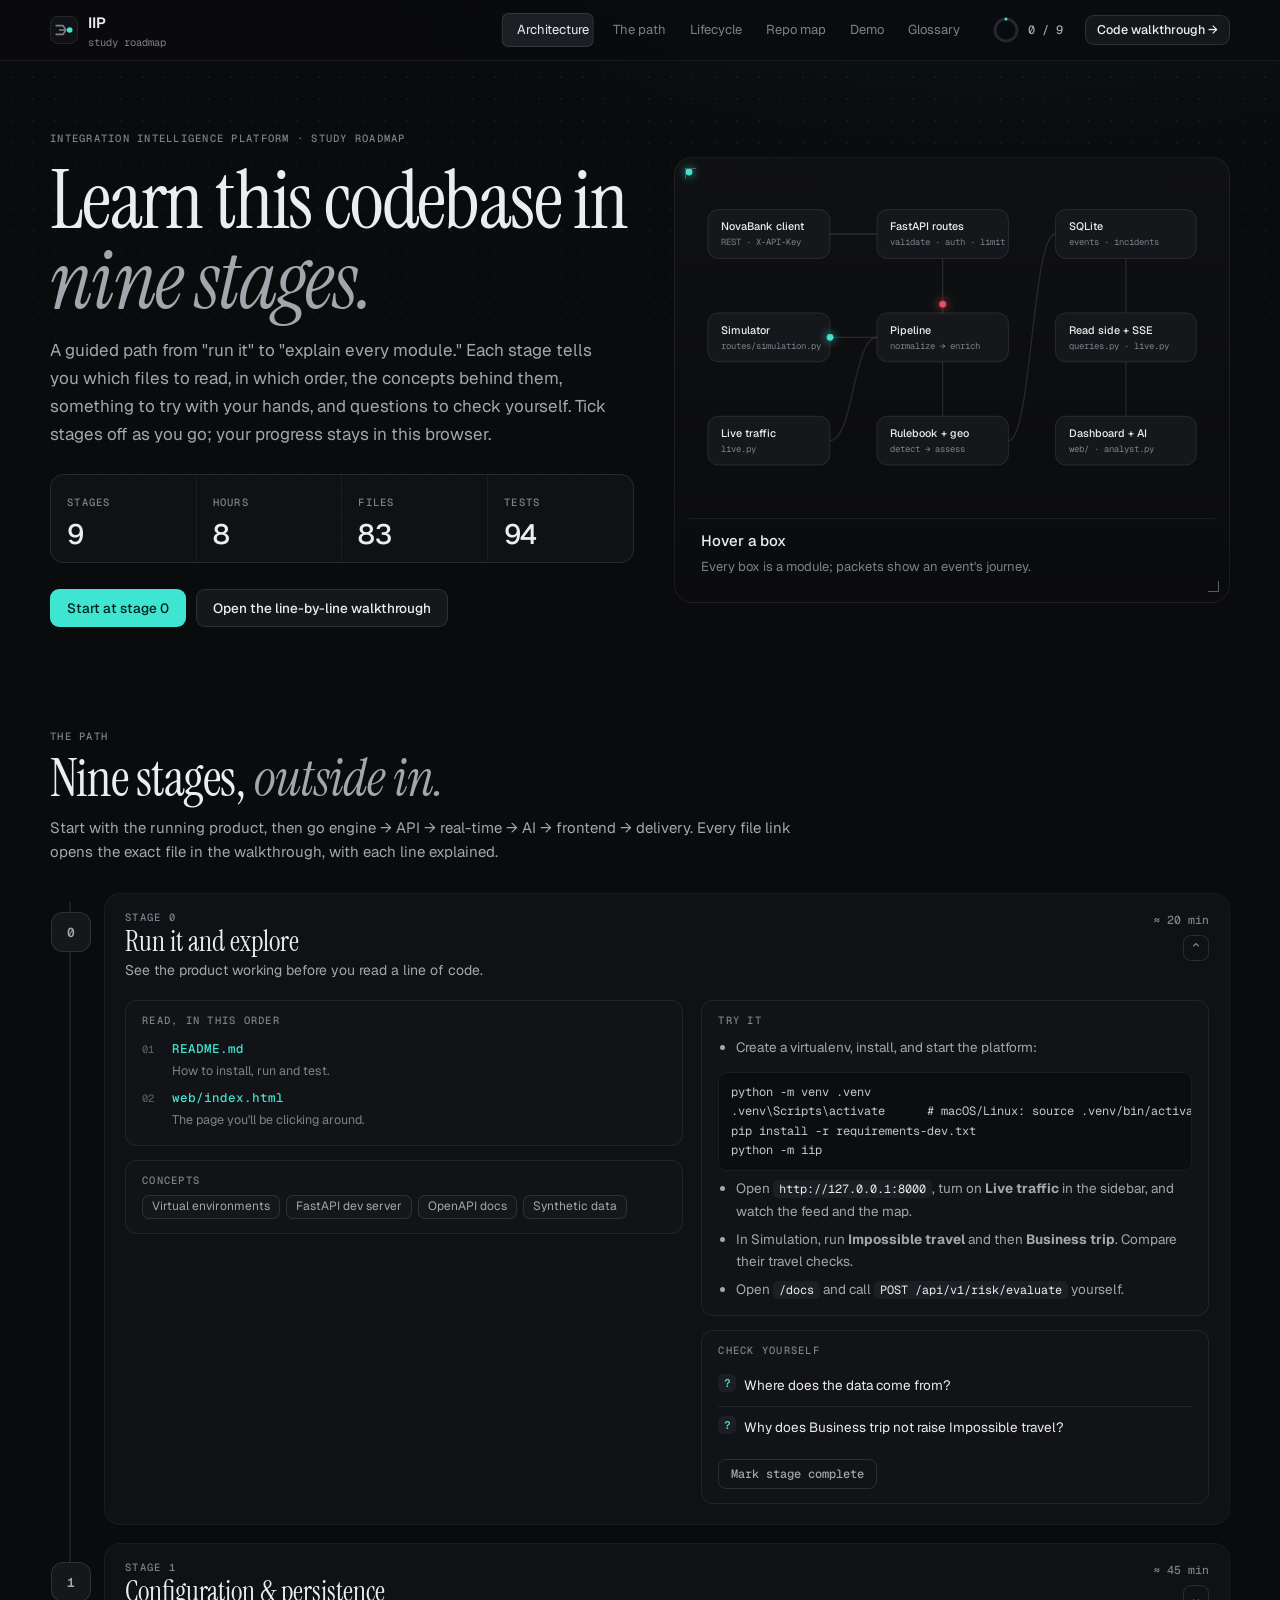
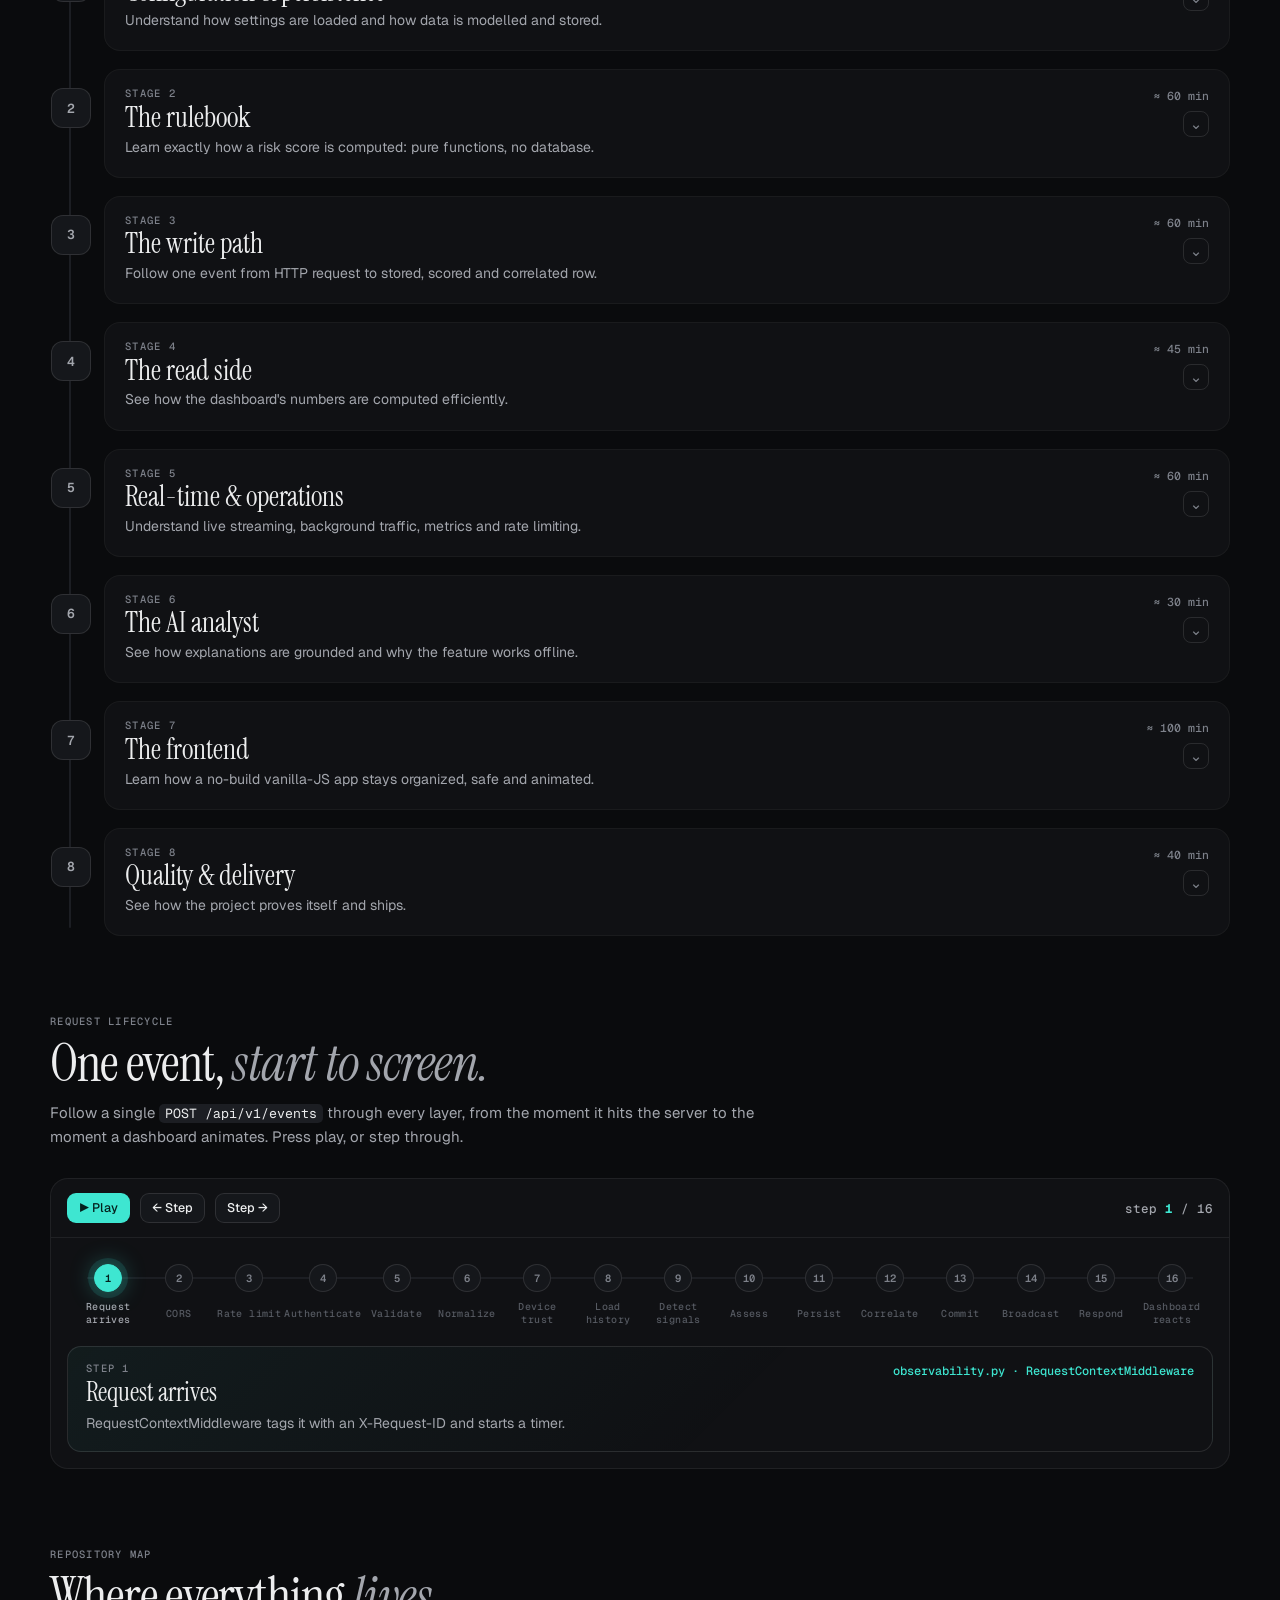
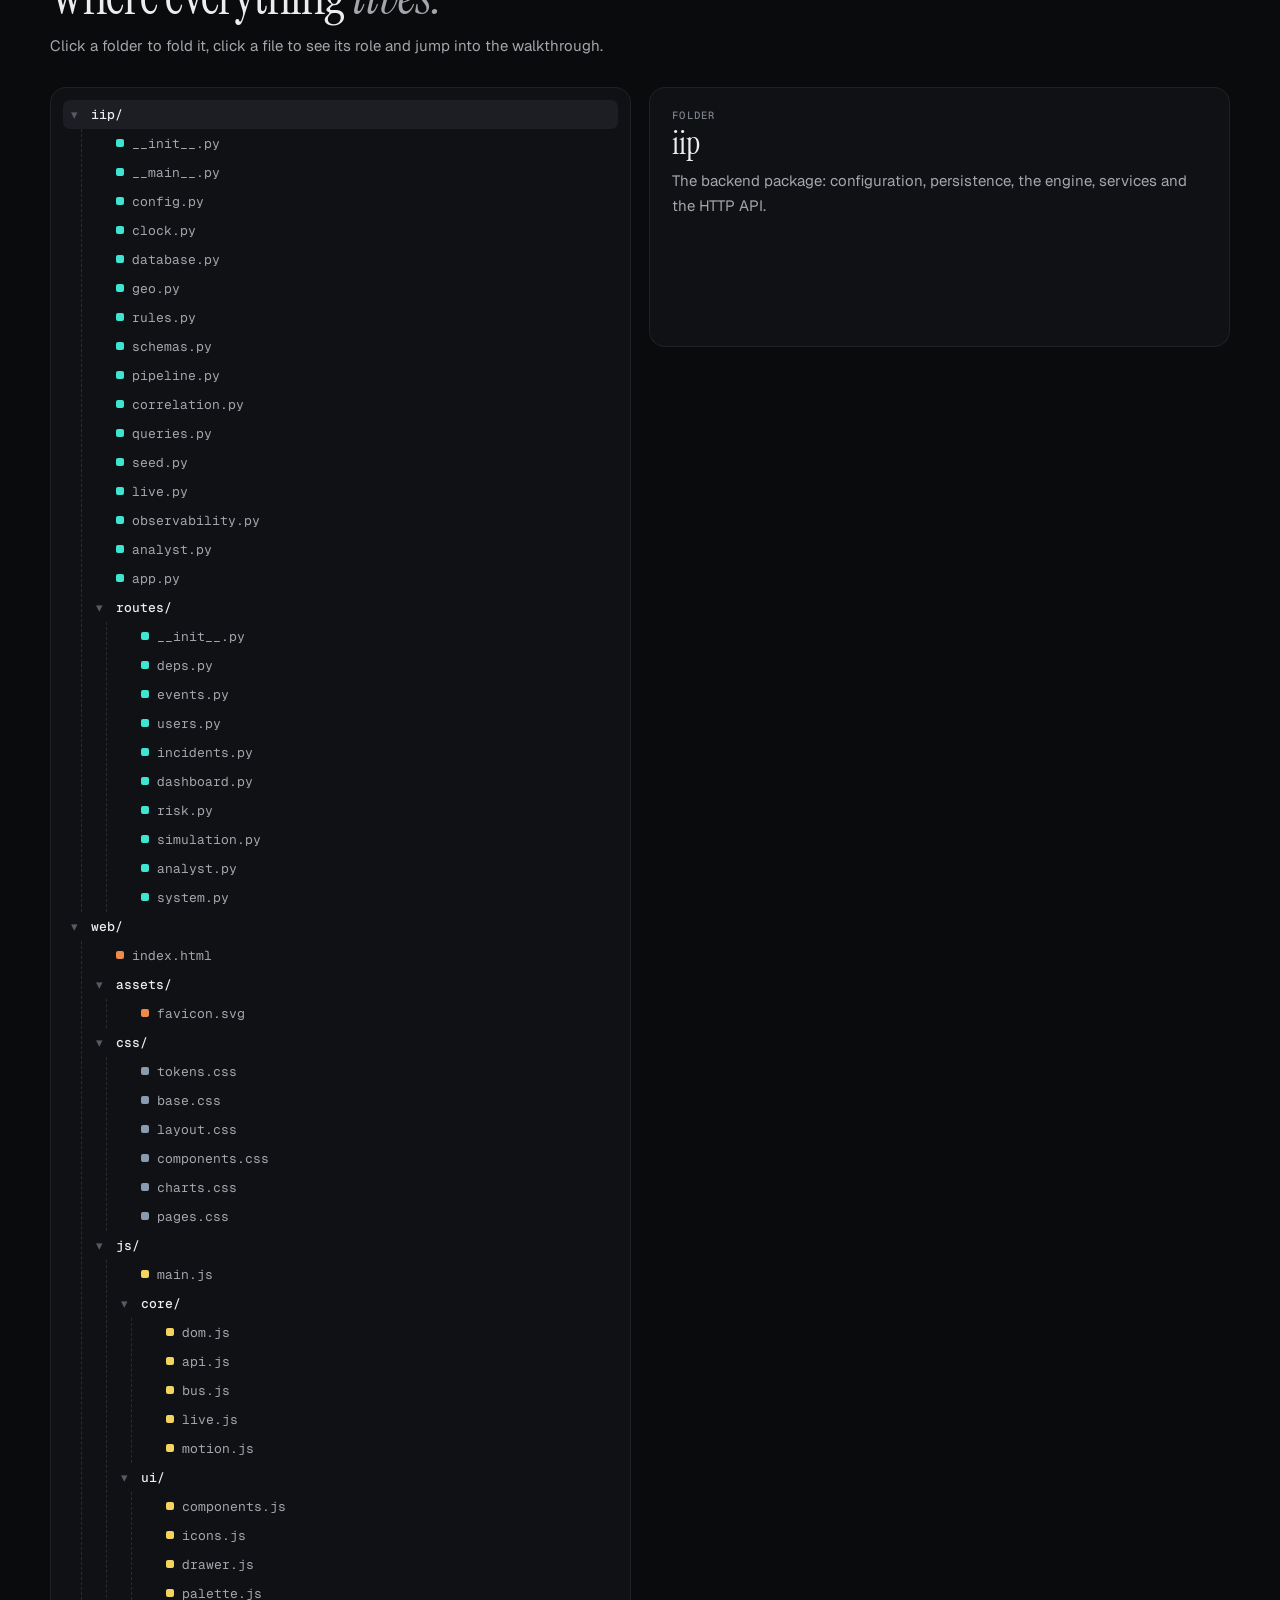
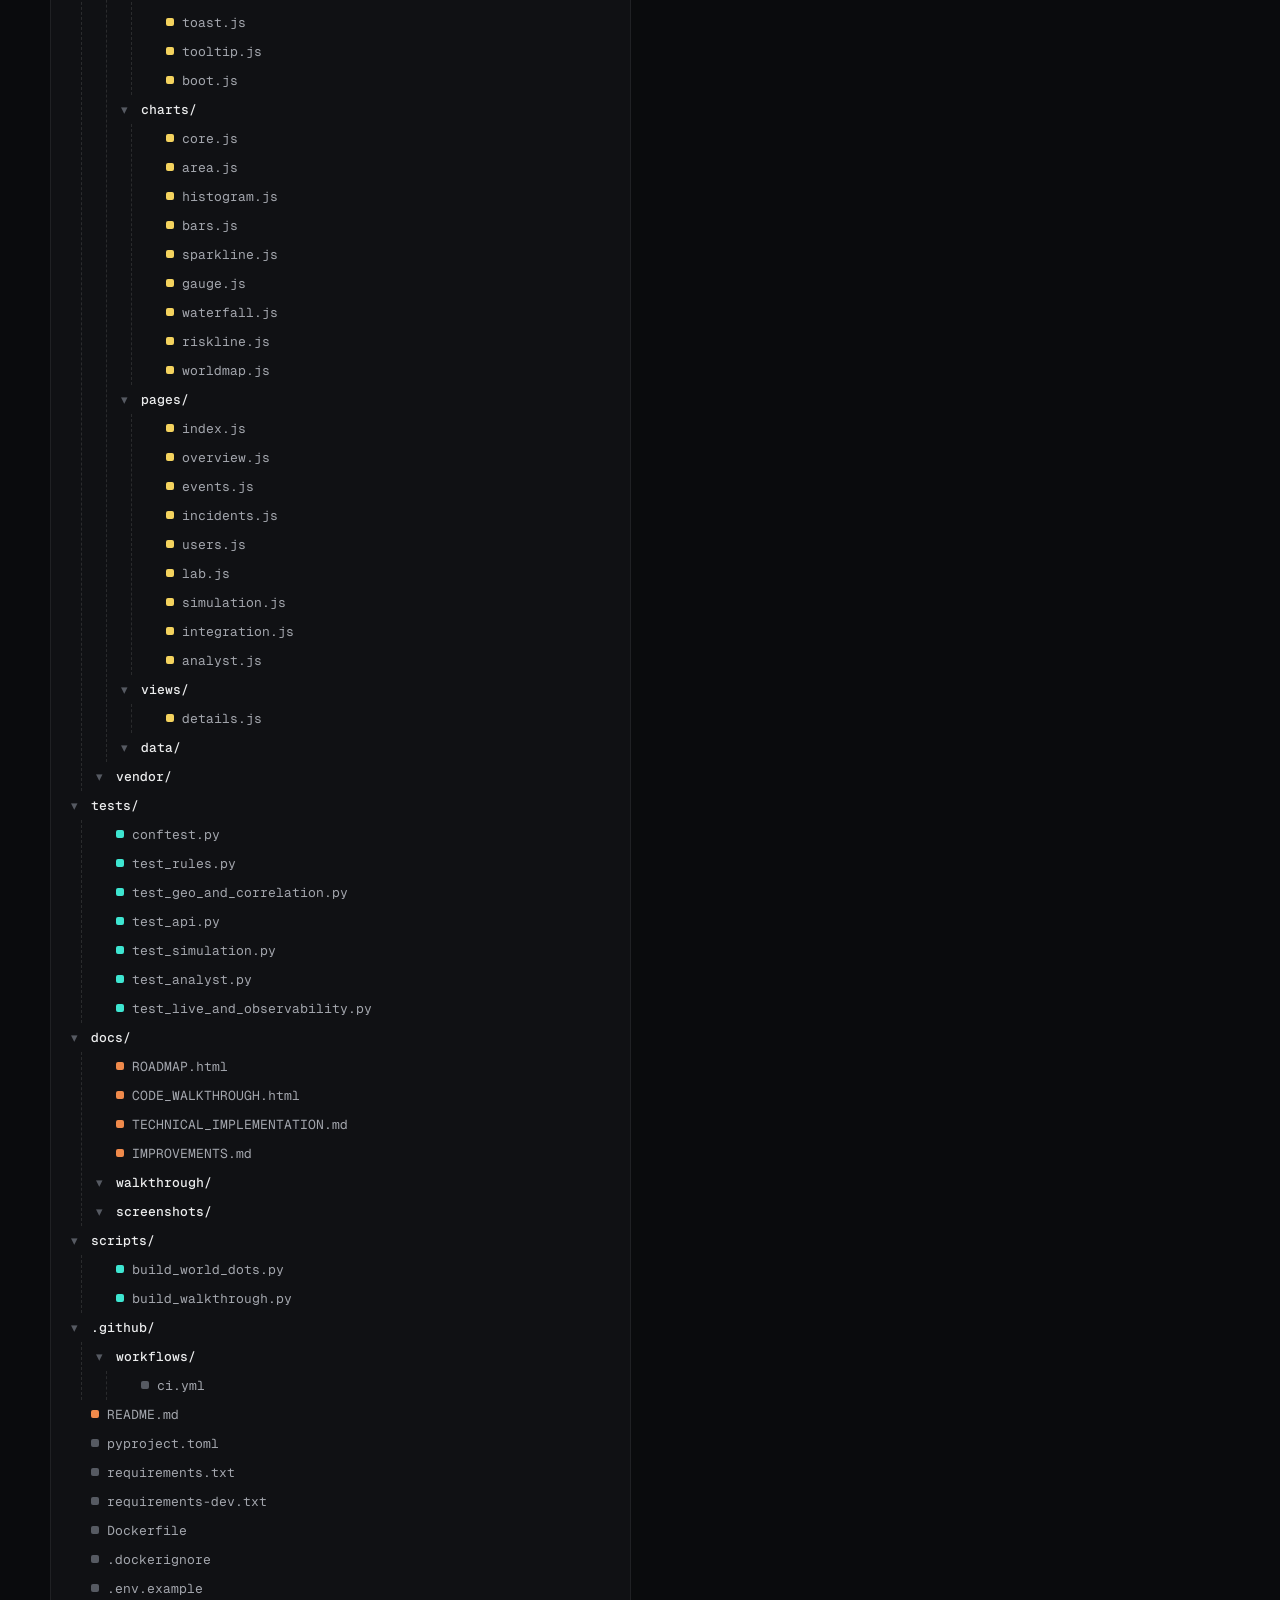
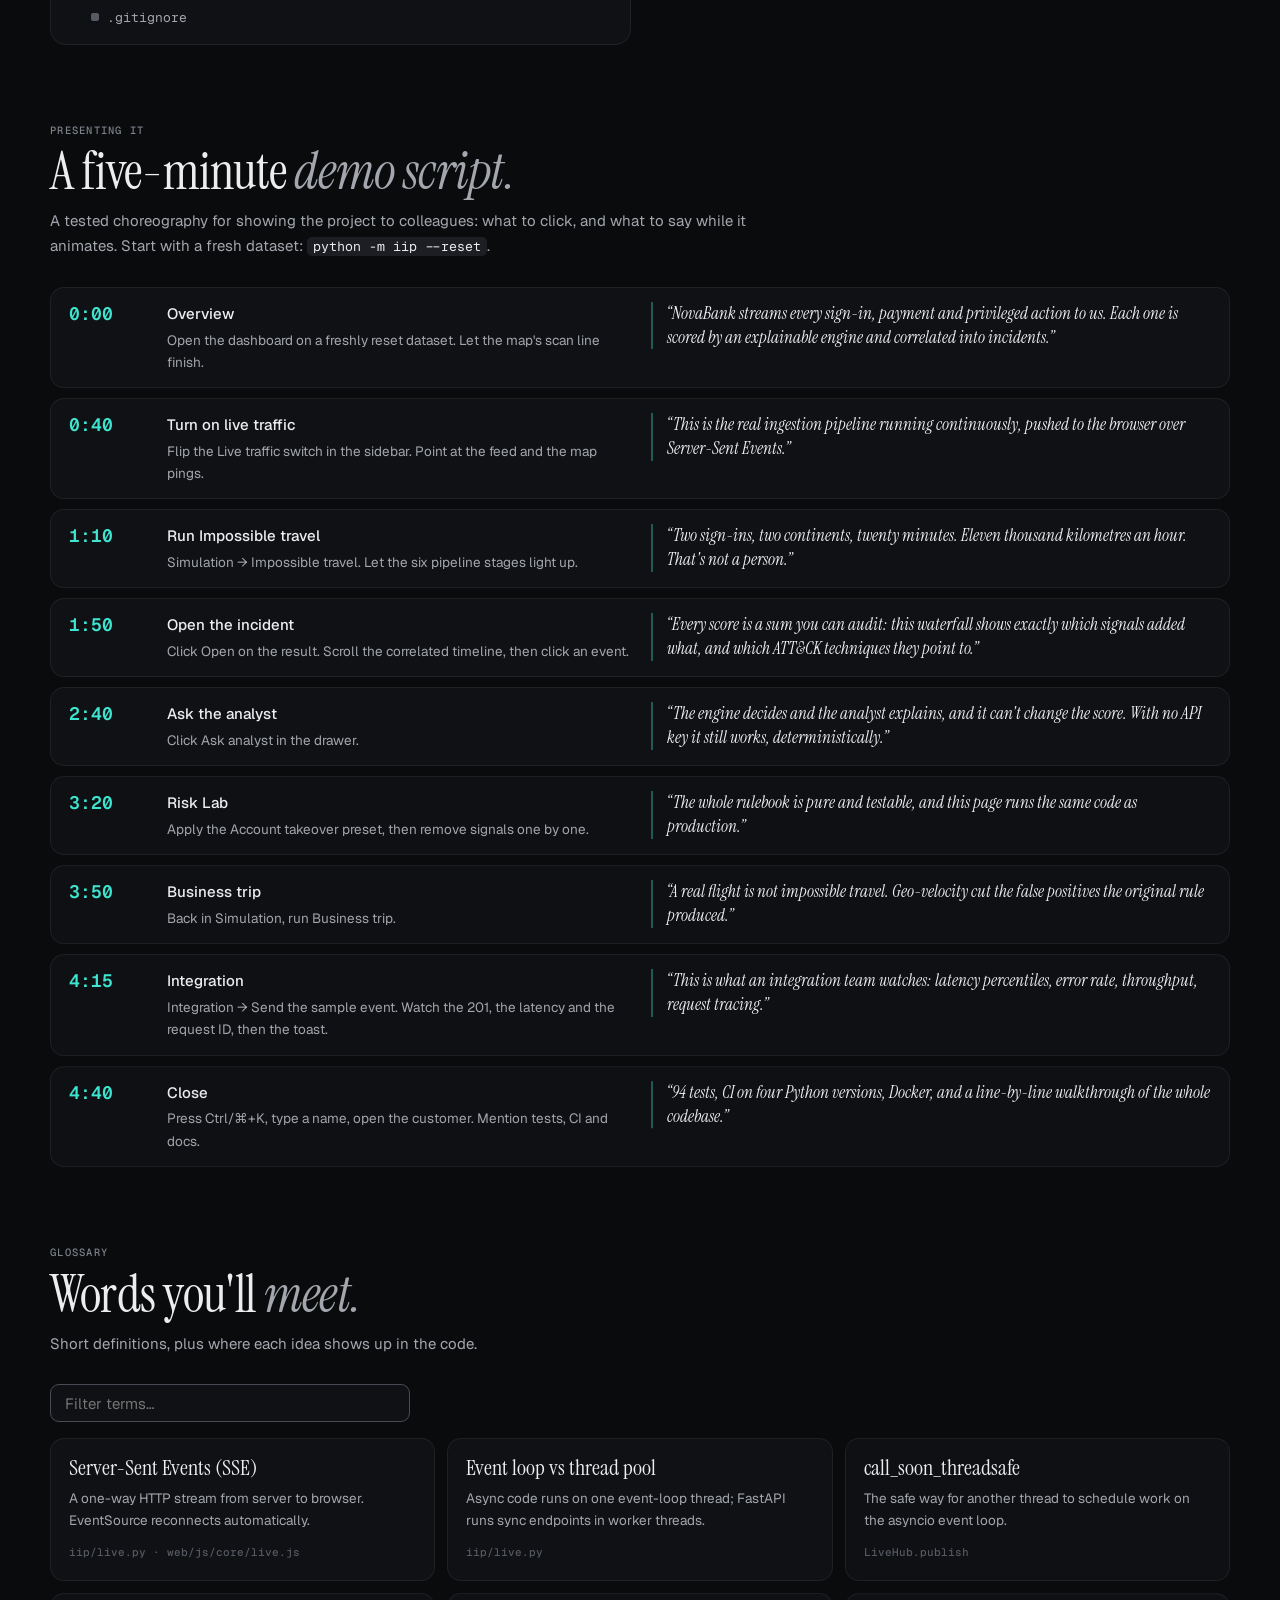
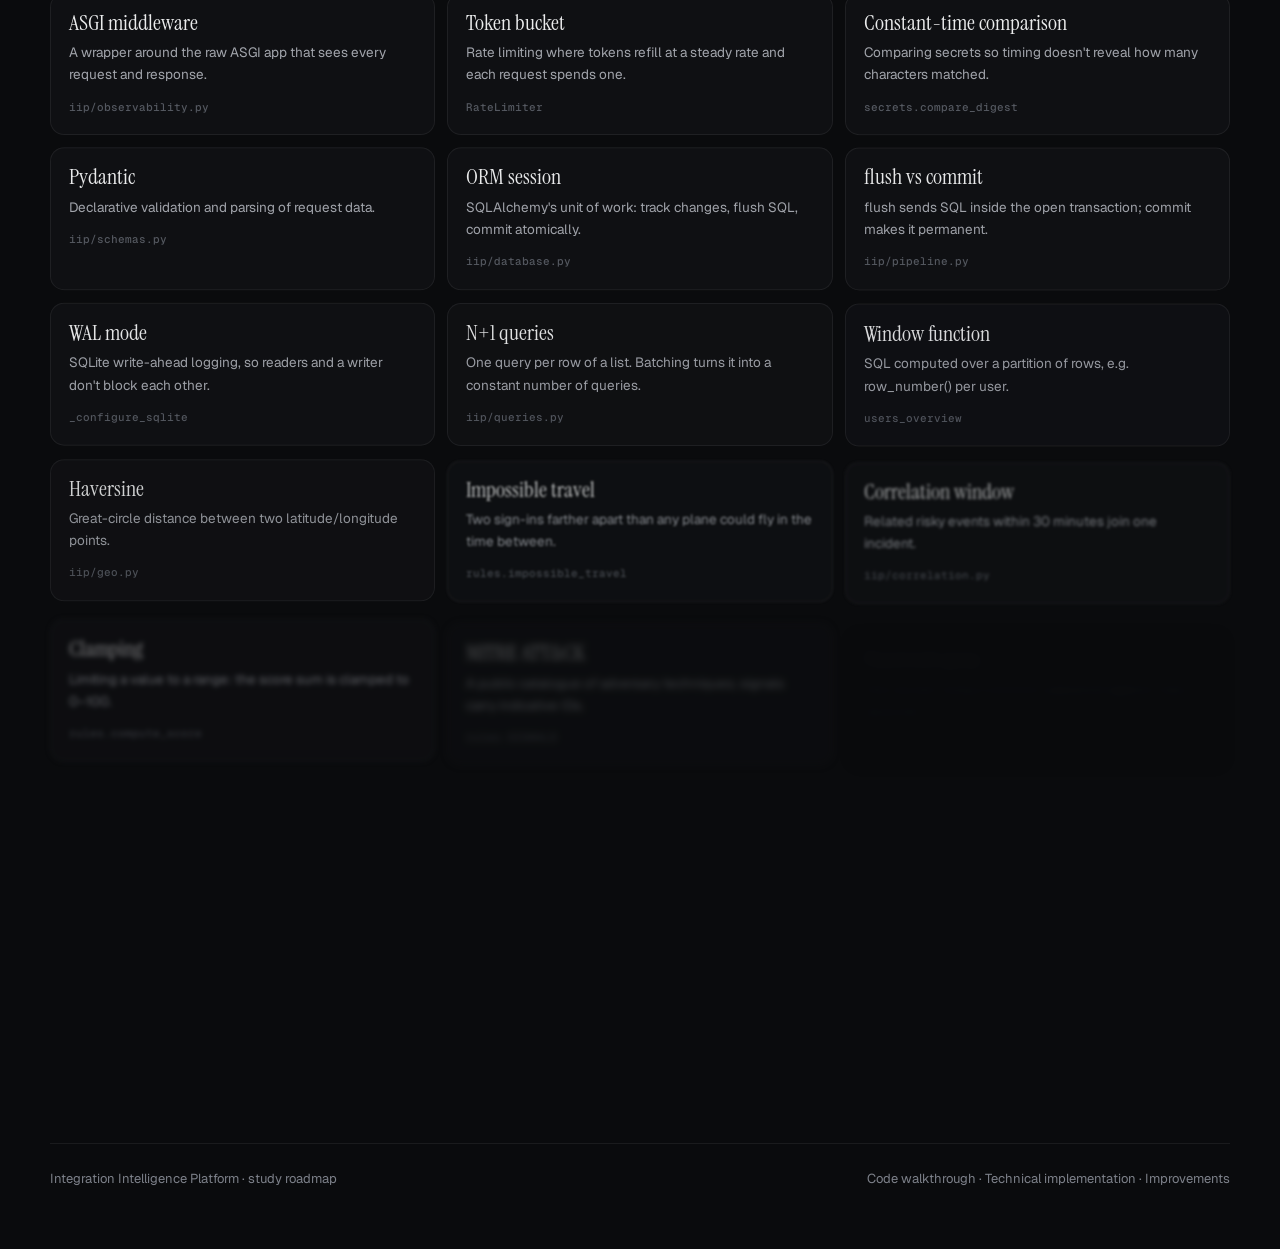
<file: docs/ROADMAP.html>
<!doctype html>
<html lang="en">
<head>
<meta charset="utf-8">
<meta name="viewport" content="width=device-width, initial-scale=1">
<title>IIP · Study roadmap</title>
<meta name="description" content="A guided, staged roadmap for learning the Integration Intelligence Platform codebase.">
<link rel="preconnect" href="https://fonts.googleapis.com">
<link rel="preconnect" href="https://fonts.gstatic.com" crossorigin>
<link rel="stylesheet" href="https://fonts.googleapis.com/css2?family=Geist:wght@400..700&family=Geist+Mono:wght@400..600&family=Instrument+Serif:ital@0;1&display=swap">
<!-- anime.js v4 from the project (offline-friendly); a CDN copy is tried if this file was moved. -->
<script src="../web/vendor/anime.umd.min.js"></script>
<style>
:root {
  color-scheme: dark;
  --bg: #0a0b0d; --s1: #101114; --s2: #15171b; --s3: #1c1e23; --s4: #24272d;
  --line: rgb(255 255 255 / .065); --line-2: rgb(255 255 255 / .11); --line-ctl: #474b54;
  --t1: #ecedee; --t2: #a3a6ad; --t3: #7d818a; --t4: #565a62;
  --accent: #3ee6d1; --accent-ink: #04201c; --accent-soft: rgb(62 230 209 / .12); --accent-line: rgb(62 230 209 / .35);
  --low: #8a9bb0; --medium: #f4d35e; --high: #f08a4b; --critical: #f04e66;
  --sans: "Geist", ui-sans-serif, system-ui, -apple-system, "Segoe UI", sans-serif;
  --mono: "Geist Mono", ui-monospace, "SFMono-Regular", Consolas, monospace;
  --serif: "Instrument Serif", ui-serif, Georgia, serif;
  --ease-out: cubic-bezier(.16, 1, .3, 1);
}
* { box-sizing: border-box; }
[hidden] { display: none !important; }
html { scroll-behavior: smooth; scroll-padding-top: 76px; }
body { margin: 0; background: var(--bg); color: var(--t1); font: 400 15px/1.65 var(--sans); -webkit-font-smoothing: antialiased; }
a { color: inherit; text-decoration: none; }
button { font: inherit; color: inherit; cursor: pointer; background: none; border: 0; padding: 0; }
::selection { background: var(--accent-soft); }
:focus-visible { outline: 2px solid var(--accent); outline-offset: 2px; border-radius: 5px; }
code, .mono { font-family: var(--mono); font-size: .88em; }
code { color: var(--t1); background: var(--s3); padding: 1px 6px; border-radius: 5px; }
.backdrop { position: fixed; inset: 0; pointer-events: none; z-index: 0;
  background: radial-gradient(1000px 520px at 78% -160px, rgb(62 230 209 / .08), transparent 70%),
    radial-gradient(rgb(255 255 255 / .05) 1px, transparent 1px) 0 0 / 22px 22px;
  -webkit-mask-image: linear-gradient(#000, transparent 75%); mask-image: linear-gradient(#000, transparent 75%); }
.eyebrow { font: 500 10.5px/1 var(--mono); letter-spacing: .12em; text-transform: uppercase; color: var(--t3); }
.wrap { position: relative; z-index: 1; width: min(1180px, 100% - 40px); margin: 0 auto; }

/* nav */
.nav { position: sticky; top: 0; z-index: 30; border-bottom: 1px solid var(--line); background: rgb(10 11 13 / .8); backdrop-filter: blur(14px) saturate(140%); }
.nav .wrap { display: flex; align-items: center; gap: 22px; height: 60px; }
.brand { display: flex; align-items: center; gap: 10px; font-weight: 600; }
.brand svg { width: 28px; height: 28px; }
.brand small { display: block; font: 400 10.5px var(--mono); color: var(--t3); }
.links { display: flex; gap: 4px; margin-left: auto; position: relative; }
.links a { position: relative; z-index: 1; padding: 6px 10px; border-radius: 7px; font-size: 13px; color: var(--t3); transition: color .15s; }
.links a:hover, .links a.on { color: var(--t1); }
.links .pill { position: absolute; z-index: 0; top: 0; height: 100%; border-radius: 7px; background: var(--s3); box-shadow: inset 0 0 0 1px var(--line-2); opacity: 0; }
.ring { display: flex; align-items: center; gap: 8px; font: 500 12px var(--mono); color: var(--t2); white-space: nowrap; }
.ring svg { width: 28px; height: 28px; transform: rotate(-90deg); }
.ring .track { fill: none; stroke: var(--s4); stroke-width: 3; }
.ring .fill { fill: none; stroke: var(--accent); stroke-width: 3; stroke-linecap: round; }
.btn { display: inline-flex; align-items: center; gap: 8px; height: 38px; padding: 0 16px; border: 1px solid var(--line-2); border-radius: 9px; background: var(--s2); font-weight: 500; font-size: 13.5px; white-space: nowrap; transition: background-color .15s, border-color .15s, transform .15s var(--ease-out); }
.btn:hover { background: var(--s3); border-color: var(--line-ctl); }
.btn:active { transform: scale(.97); }
.btn.primary { background: var(--accent); color: var(--accent-ink); border-color: transparent; }
.btn.primary:hover { background: #63eedd; }
.btn.sm { height: 30px; padding: 0 11px; font-size: 12.5px; }

/* hero */
.hero { padding: 72px 0 34px; display: grid; grid-template-columns: minmax(0, 1.05fr) minmax(0, 1fr); gap: 40px; align-items: center; }
.hero h1 { margin: 16px 0 16px; font: 400 clamp(46px, 6.4vw, 84px)/.98 var(--serif); letter-spacing: -.02em; }
.hero h1 .w { display: inline-block; }
.hero h1 em { color: var(--t2); }
.lede { color: var(--t2); font-size: 17px; max-width: 560px; margin: 0 0 26px; }
.hero-stats { display: grid; grid-template-columns: repeat(4, minmax(0, 1fr)); gap: 1px; margin: 0 0 26px; border: 1px solid var(--line); border-radius: 14px; overflow: hidden; background: var(--line); }
.hero-stats div { padding: 14px 16px; background: var(--s1); }
.hero-stats b { display: block; margin-top: 6px; font: 500 28px/1 var(--sans); letter-spacing: -.03em; font-variant-numeric: tabular-nums; }
.cta { display: flex; gap: 10px; flex-wrap: wrap; }

/* architecture diagram */
.arch { position: relative; border: 1px solid var(--line); border-radius: 18px; background: linear-gradient(180deg, rgb(16 17 20 / .9), rgb(10 11 13 / .9)); padding: 14px; }
.arch::before, .arch::after { content: ""; position: absolute; width: 10px; height: 10px; border-color: var(--t4); border-style: solid; }
.arch::before { left: 10px; top: 10px; border-width: 1px 0 0 1px; }
.arch::after { right: 10px; bottom: 10px; border-width: 0 1px 1px 0; }
.arch svg { width: 100%; height: auto; display: block; overflow: visible; }
.arch .edge { fill: none; stroke: var(--line-2); stroke-width: 1.4; }
.arch .edge.hot { stroke: var(--accent-line); }
.arch .node rect { fill: var(--s2); stroke: var(--line-2); stroke-width: 1; transition: stroke .2s, fill .2s; }
.arch .node:hover rect, .arch .node.on rect { stroke: var(--accent); fill: #13201f; }
.arch .node text { fill: var(--t1); font: 500 11.5px var(--sans); }
.arch .node .sub { fill: var(--t3); font: 400 9.5px var(--mono); }
.arch .node { cursor: pointer; transform-box: fill-box; transform-origin: center; }
.arch .packet { fill: var(--accent); filter: drop-shadow(0 0 5px var(--accent)); }
.arch .packet.risk { fill: var(--critical); filter: drop-shadow(0 0 5px var(--critical)); }
.arch-caption { display: flex; justify-content: space-between; gap: 12px; margin-top: 8px; padding: 10px 12px; border-top: 1px solid var(--line); min-height: 64px; }
.arch-caption b { display: block; font-weight: 500; }
.arch-caption span { color: var(--t3); font-size: 13px; }
.arch-caption .files { font: 400 11.5px var(--mono); color: var(--accent); text-align: right; white-space: nowrap; }

/* sections */
section.block { padding: 70px 0 10px; }
.head { display: grid; gap: 10px; margin-bottom: 28px; max-width: 760px; }
.head h2 { margin: 0; font: 400 clamp(34px, 4.4vw, 52px)/1.04 var(--serif); letter-spacing: -.015em; }
.head h2 em { color: var(--t2); }
.head p { margin: 0; color: var(--t2); }

/* path */
.path { position: relative; display: grid; gap: 18px; padding-left: 54px; }
.rail { position: absolute; left: 19px; top: 8px; bottom: 8px; width: 2px; background: var(--s3); border-radius: 2px; overflow: hidden; }
.rail i { display: block; width: 100%; height: 100%; background: linear-gradient(var(--accent), rgb(62 230 209 / .3)); transform-origin: top; transform: scaleY(0); }
.stage { position: relative; border: 1px solid transparent; border-radius: 16px;
  background: linear-gradient(var(--s1), var(--s1)) padding-box, radial-gradient(320px circle at var(--mx, -500px) var(--my, -500px), rgb(255 255 255 / .2), var(--line) 70%) border-box; }
.stage.done { background: linear-gradient(var(--s1), var(--s1)) padding-box, linear-gradient(var(--accent-line), var(--line)) border-box; }
.stage-num { position: absolute; left: -54px; top: 18px; width: 40px; height: 40px; display: grid; place-items: center; border-radius: 12px; border: 1px solid var(--line-2); background: var(--s2); font: 600 13px var(--mono); color: var(--t2); transition: all .3s var(--ease-out); }
.stage.done .stage-num { background: var(--accent); color: var(--accent-ink); border-color: var(--accent); box-shadow: 0 0 24px rgb(62 230 209 / .35); }
.stage-head { display: flex; align-items: flex-start; gap: 16px; padding: 18px 20px; cursor: pointer; }
.stage-head h3 { margin: 4px 0 2px; font: 400 28px/1.1 var(--serif); }
.stage-head p { margin: 0; color: var(--t2); font-size: 14px; }
.stage-meta { margin-left: auto; display: flex; flex-direction: column; align-items: flex-end; gap: 8px; flex: none; }
.time { font: 500 11.5px var(--mono); color: var(--t3); }
.chev { width: 26px; height: 26px; display: grid; place-items: center; border-radius: 8px; border: 1px solid var(--line-2); color: var(--t3); transition: transform .3s var(--ease-out); }
.stage.open .chev { transform: rotate(180deg); }
.stage-body { overflow: hidden; height: 0; }
.stage-inner { padding: 0 20px 20px; display: grid; grid-template-columns: minmax(0, 1.1fr) minmax(0, 1fr); gap: 18px; }
.stage-inner > div, .box { min-width: 0; }
.box { border: 1px solid var(--line); border-radius: 12px; padding: 14px 16px; background: rgb(255 255 255 / .012); }
.box h4 { margin: 0 0 10px; font: 500 10.5px/1 var(--mono); letter-spacing: .12em; text-transform: uppercase; color: var(--t3); }
.files { list-style: none; margin: 0; padding: 0; display: grid; gap: 4px; counter-reset: f; }
.files li { counter-increment: f; display: grid; grid-template-columns: 22px 1fr; gap: 8px; align-items: baseline; }
.files li::before { content: counter(f, decimal-leading-zero); font: 500 10.5px var(--mono); color: var(--t4); }
.files a { font: 500 12.5px var(--mono); color: var(--accent); }
.files a:hover { text-decoration: underline; }
.files span { display: block; color: var(--t3); font-size: 12.5px; }
.chips { display: flex; flex-wrap: wrap; gap: 6px; }
.chip { display: inline-flex; align-items: center; height: 24px; padding: 0 9px; border: 1px solid var(--line-2); border-radius: 7px; font-size: 12px; color: var(--t2); background: var(--s2); }
.try { margin: 0; padding-left: 18px; color: var(--t2); font-size: 13.5px; display: grid; grid-template-columns: minmax(0, 1fr); gap: 6px; }
.try .cmd-item { list-style: none; margin-left: -18px; }
pre.cmd { margin: 8px 0 0; padding: 10px 12px; border: 1px solid var(--line); border-radius: 9px; background: #0c0d10; font: 12px/1.6 var(--mono); color: #c3c7ce; overflow-x: auto; }
details.q { border-top: 1px solid var(--line); padding: 9px 0; }
details.q:first-of-type { border-top: 0; }
details.q summary { cursor: pointer; font-size: 13.5px; color: var(--t1); list-style: none; display: flex; gap: 8px; }
details.q summary::before { content: "?"; flex: none; width: 18px; height: 18px; display: grid; place-items: center; border-radius: 5px; background: var(--s3); font: 600 11px var(--mono); color: var(--accent); }
details.q[open] summary::before { content: "✓"; }
details.q p { margin: 8px 0 0 26px; color: var(--t2); font-size: 13.5px; }
.complete { display: inline-flex; align-items: center; gap: 8px; height: 30px; padding: 0 12px; border-radius: 8px; border: 1px solid var(--line-2); font: 500 12px var(--mono); color: var(--t2); transition: all .2s; }
.complete:hover { border-color: var(--accent-line); color: var(--t1); }
.stage.done .complete { background: var(--accent-soft); color: var(--accent); border-color: var(--accent-line); }

/* lifecycle player */
.player { border: 1px solid var(--line); border-radius: 18px; background: var(--s1); overflow: hidden; }
.player-top { display: flex; align-items: center; gap: 10px; padding: 14px 16px; border-bottom: 1px solid var(--line); }
.player-top .label { font: 500 12.5px var(--mono); color: var(--t2); }
.player-top .label b { color: var(--accent); }
.player-top .grow { flex: 1; }
.track-wrap { position: relative; padding: 26px 22px 8px; overflow-x: auto; }
.lane { position: relative; display: flex; gap: 0; min-width: 980px; }
.lane::before { content: ""; position: absolute; left: 14px; right: 14px; top: 13px; height: 2px; background: var(--s3); }
.lane .fill { position: absolute; left: 14px; top: 13px; height: 2px; width: calc(100% - 28px); background: var(--accent); transform-origin: left; transform: scaleX(0); box-shadow: 0 0 10px var(--accent); }
.dot-step { position: relative; flex: 1; display: grid; justify-items: center; gap: 8px; text-align: center; }
.dot-step i { position: relative; z-index: 1; width: 28px; height: 28px; display: grid; place-items: center; border-radius: 50%; border: 1px solid var(--line-2); background: var(--s2); font: 600 10.5px var(--mono); font-style: normal; color: var(--t3); transition: all .25s var(--ease-out); }
.dot-step.past i { background: var(--s3); color: var(--t1); border-color: var(--line-ctl); }
.dot-step.on i { background: var(--accent); color: var(--accent-ink); border-color: var(--accent); box-shadow: 0 0 0 6px rgb(62 230 209 / .12), 0 0 24px rgb(62 230 209 / .4); }
.dot-step span { font: 500 10px var(--mono); color: var(--t4); letter-spacing: .04em; max-width: 84px; line-height: 1.3; }
.dot-step.on span, .dot-step.past span { color: var(--t2); }
.step-card { display: grid; grid-template-columns: 1fr auto; gap: 18px; align-items: start; margin: 12px 16px 16px; padding: 16px 18px; border: 1px solid var(--line-2); border-radius: 14px; background: linear-gradient(135deg, rgb(62 230 209 / .05), transparent 60%); min-height: 104px; }
.step-card h4 { margin: 4px 0 6px; font: 400 26px/1.1 var(--serif); }
.step-card p { margin: 0; color: var(--t2); font-size: 14px; }
.step-card .where { font: 500 12px var(--mono); color: var(--accent); text-align: right; white-space: nowrap; }

/* repo map */
.repo { display: grid; grid-template-columns: minmax(0, 1fr) minmax(0, 1fr); gap: 18px; }
.tree { border: 1px solid var(--line); border-radius: 16px; background: var(--s1); padding: 12px; font: 13px var(--mono); }
.tree button { display: flex; align-items: center; gap: 8px; width: 100%; padding: 6px 8px; border-radius: 7px; text-align: left; color: var(--t2); }
.tree button:hover, .tree button.on { background: var(--s3); color: var(--t1); }
.tree .folder { color: var(--t1); font-weight: 500; }
.tree .kids { margin-left: 18px; border-left: 1px dashed var(--line-2); padding-left: 6px; overflow: hidden; }
.tree .twisty { width: 12px; color: var(--t4); transition: transform .25s var(--ease-out); display: inline-block; }
.tree .folder.closed .twisty { transform: rotate(-90deg); }
.tree .ico { width: 8px; height: 8px; border-radius: 2px; background: var(--t4); flex: none; }
.tree .py { background: var(--accent); } .tree .js { background: var(--medium); } .tree .css { background: var(--low); } .tree .doc { background: var(--high); }
.detail { position: sticky; top: 86px; align-self: start; border: 1px solid var(--line); border-radius: 16px; background: var(--s1); padding: 22px; min-height: 260px; }
.detail h3 { margin: 6px 0 8px; font: 400 32px/1.1 var(--serif); word-break: break-word; }
.detail p { margin: 0 0 14px; color: var(--t2); }

/* demo */
.demo { display: grid; gap: 10px; }
.beat { display: grid; grid-template-columns: 80px 1fr 1.2fr; gap: 18px; padding: 14px 18px; border: 1px solid var(--line); border-radius: 14px; background: var(--s1); align-items: start; }
.beat time { font: 600 18px var(--mono); color: var(--accent); }
.beat b { display: block; font-weight: 500; margin-bottom: 2px; }
.beat .do { color: var(--t2); font-size: 13.5px; }
.beat .say { color: var(--t1); font-size: 14px; font-family: var(--serif); font-style: italic; font-size: 17px; line-height: 1.4; border-left: 2px solid var(--accent-line); padding-left: 14px; }

/* glossary */
.gloss-tools { display: flex; gap: 10px; margin-bottom: 16px; }
.gloss-tools input { flex: 1; max-width: 360px; height: 38px; padding: 0 14px; border: 1px solid var(--line-ctl); border-radius: 9px; background: var(--s1); color: var(--t1); font: inherit; outline: none; }
.gloss-tools input:focus { border-color: var(--accent-line); box-shadow: 0 0 0 3px var(--accent-soft); }
.gloss { display: grid; grid-template-columns: repeat(3, minmax(0, 1fr)); gap: 12px; }
.term { border: 1px solid var(--line); border-radius: 14px; background: var(--s1); padding: 16px 18px; transition: border-color .2s, transform .2s var(--ease-out); }
.term:hover { border-color: var(--line-ctl); transform: translateY(-2px); }
.term b { display: block; font: 400 22px/1.15 var(--serif); margin-bottom: 6px; }
.term p { margin: 0 0 8px; color: var(--t2); font-size: 13.5px; }
.term small { font: 500 11px var(--mono); color: var(--t4); }
footer { padding: 70px 0 60px; color: var(--t3); font-size: 13px; }
footer .wrap { display: flex; justify-content: space-between; gap: 18px; flex-wrap: wrap; border-top: 1px solid var(--line); padding-top: 24px; }

@media (max-width: 1000px) {
  .hero { grid-template-columns: 1fr; padding-top: 44px; }
  .links { display: none; }
  .stage-inner, .repo { grid-template-columns: minmax(0, 1fr); }
  .detail { position: static; }
  .gloss { grid-template-columns: repeat(2, minmax(0, 1fr)); }
  .beat { grid-template-columns: 64px 1fr; } .beat .say { grid-column: 1 / -1; }
}
@media (max-width: 620px) {
  .hero-stats { grid-template-columns: repeat(2, minmax(0, 1fr)); }
  .gloss { grid-template-columns: 1fr; }
  .path { padding-left: 0; } .stage-num { position: static; margin: 18px 0 0 20px; } .rail { display: none; }
  .stage-head { flex-wrap: wrap; }
  .ring span { display: none; }
}
@media (prefers-reduced-motion: reduce) { html { scroll-behavior: auto; } * { transition-duration: .01ms !important; } }
</style>
</head>
<body>
<div class="backdrop" aria-hidden="true"></div>

<nav class="nav"><div class="wrap">
  <a class="brand" href="#top">
    <svg viewBox="0 0 32 32" fill="none" aria-hidden="true"><rect x=".5" y=".5" width="31" height="31" rx="8.5" fill="#111215" stroke="rgba(255,255,255,.12)"/>
      <path d="M7 11h8l3 5-3 5H7" stroke="#7d818a" stroke-width="1.8" stroke-linecap="round" stroke-linejoin="round"/><path d="M11 16h7" stroke="#7d818a" stroke-width="1.8" stroke-linecap="round"/><circle cx="22.5" cy="16" r="3.2" fill="#3ee6d1"/></svg>
    <span>IIP<small>study roadmap</small></span>
  </a>
  <div class="links" id="links">
    <span class="pill" id="navPill"></span>
    <a href="#architecture">Architecture</a><a href="#path">The path</a><a href="#lifecycle">Lifecycle</a><a href="#repo">Repo map</a><a href="#demo">Demo</a><a href="#glossary">Glossary</a>
  </div>
  <div class="ring" title="Stages completed">
    <svg viewBox="0 0 28 28" aria-hidden="true"><circle class="track" cx="14" cy="14" r="11"/><circle class="fill" id="ring" cx="14" cy="14" r="11" pathLength="100" stroke-dasharray="0 100"/></svg>
    <span id="ringLabel">0 / 9</span>
  </div>
  <a class="btn sm" href="CODE_WALKTHROUGH.html">Code walkthrough →</a>
</div></nav>

<main class="wrap" id="top">
  <header class="hero">
    <div>
      <div class="eyebrow">Integration Intelligence Platform · study roadmap</div>
      <h1><span class="w">Learn</span> <span class="w">this</span> <span class="w">codebase</span> <span class="w">in</span> <span class="w"><em>nine</em></span> <span class="w"><em>stages.</em></span></h1>
      <p class="lede">A guided path from "run it" to "explain every module." Each stage tells you which files to read, in which order, the concepts behind them,
        something to try with your hands, and questions to check yourself. Tick stages off as you go; your progress stays in this browser.</p>
      <div class="hero-stats">
        <div><span class="eyebrow">stages</span><b data-count="9">0</b></div>
        <div><span class="eyebrow">hours</span><b data-count="8">0</b></div>
        <div><span class="eyebrow">files</span><b data-count="83">0</b></div>
        <div><span class="eyebrow">tests</span><b data-count="94">0</b></div>
      </div>
      <div class="cta"><a class="btn primary" href="#path">Start at stage 0</a><a class="btn" href="CODE_WALKTHROUGH.html">Open the line-by-line walkthrough</a></div>
    </div>
    <div class="arch" id="architecture">
      <svg viewBox="0 0 560 360" role="img" aria-label="System architecture">
        <g id="edges"></g><g id="nodes"></g><g id="packets"></g>
      </svg>
      <div class="arch-caption" id="archCaption"><div><b>Hover a box</b><span>Every box is a module; packets show an event's journey.</span></div><div class="files"></div></div>
    </div>
  </header>

  <section class="block" id="path">
    <div class="head"><div class="eyebrow">The path</div><h2>Nine stages, <em>outside in.</em></h2>
      <p>Start with the running product, then go engine → API → real-time → AI → frontend → delivery. Every file link opens the exact file in the walkthrough, with each line explained.</p></div>
    <div class="path" id="stages"><div class="rail"><i id="railFill"></i></div></div>
  </section>

  <section class="block" id="lifecycle">
    <div class="head"><div class="eyebrow">Request lifecycle</div><h2>One event, <em>start to screen.</em></h2>
      <p>Follow a single <code>POST /api/v1/events</code> through every layer, from the moment it hits the server to the moment a dashboard animates. Press play, or step through.</p></div>
    <div class="player">
      <div class="player-top">
        <button class="btn sm primary" id="play">▶ Play</button><button class="btn sm" id="prev">← Step</button><button class="btn sm" id="next">Step →</button>
        <span class="grow"></span><span class="label" id="stepLabel">step <b>1</b> / 16</span>
      </div>
      <div class="track-wrap"><div class="lane" id="lane"><span class="fill" id="laneFill"></span></div></div>
      <div class="step-card" id="stepCard"></div>
    </div>
  </section>

  <section class="block" id="repo">
    <div class="head"><div class="eyebrow">Repository map</div><h2>Where everything <em>lives.</em></h2>
      <p>Click a folder to fold it, click a file to see its role and jump into the walkthrough.</p></div>
    <div class="repo"><div class="tree" id="tree"></div><div class="detail" id="detail"></div></div>
  </section>

  <section class="block" id="demo">
    <div class="head"><div class="eyebrow">Presenting it</div><h2>A five-minute <em>demo script.</em></h2>
      <p>A tested choreography for showing the project to colleagues: what to click, and what to say while it animates. Start with a fresh dataset: <code>python -m iip --reset</code>.</p></div>
    <div class="demo" id="beats"></div>
  </section>

  <section class="block" id="glossary">
    <div class="head"><div class="eyebrow">Glossary</div><h2>Words you'll <em>meet.</em></h2><p>Short definitions, plus where each idea shows up in the code.</p></div>
    <div class="gloss-tools"><input id="glossQ" placeholder="Filter terms…" aria-label="Filter glossary"></div>
    <div class="gloss" id="gloss"></div>
  </section>
</main>

<footer><div class="wrap"><span>Integration Intelligence Platform · study roadmap</span><span><a href="CODE_WALKTHROUGH.html">Code walkthrough</a> · <a href="TECHNICAL_IMPLEMENTATION.md">Technical implementation</a> · <a href="IMPROVEMENTS.md">Improvements</a></span></div></footer>

<script>
(() => {
  const $ = (s, r = document) => r.querySelector(s);
  const $$ = (s, r = document) => [...r.querySelectorAll(s)];
  const W = (path) => `CODE_WALKTHROUGH.html#file=${path}`;
  let A = window.anime;
  const reduce = matchMedia("(prefers-reduced-motion: reduce)");
  const moving = () => A && !reduce.matches && document.visibilityState === "visible";
  const animate = (t, p) => (moving() ? A.animate(t, p) : A ? A.animate(t, { ...p, duration: 0, delay: 0, loop: 0, ease: "linear" }) : null);

  // ------------------------------------------------------------ content
  const STAGES = [
    { title: "Run it and explore", time: "20 min", goal: "See the product working before you read a line of code.",
      files: [["README.md", "How to install, run and test."], ["web/index.html", "The page you'll be clicking around."]],
      concepts: ["Virtual environments", "FastAPI dev server", "OpenAPI docs", "Synthetic data"],
      try: ["Create a virtualenv, install, and start the platform:", "<pre class='cmd'>python -m venv .venv\n.venv\\Scripts\\activate      # macOS/Linux: source .venv/bin/activate\npip install -r requirements-dev.txt\npython -m iip</pre>",
        "Open <code>http://127.0.0.1:8000</code>, turn on <b>Live traffic</b> in the sidebar, and watch the feed and the map.",
        "In Simulation, run <b>Impossible travel</b> and then <b>Business trip</b>. Compare their travel checks.",
        "Open <code>/docs</code> and call <code>POST /api/v1/risk/evaluate</code> yourself."],
      qs: [["Where does the data come from?", "It's synthetic. iip/seed.py generates 25 fictional customers and a week of activity on first start (and again with --reset)."],
           ["Why does Business trip not raise Impossible travel?", "The two cities are eight hours apart, so the implied speed is far below the 900 km/h airliner threshold."]] },
    { title: "Configuration & persistence", time: "45 min", goal: "Understand how settings are loaded and how data is modelled and stored.",
      files: [["iip/__init__.py", "Package marker and version."], ["iip/config.py", "Every setting, read once from the environment."], ["iip/clock.py", "The one definition of \"now\"."],
              ["iip/database.py", "SQLAlchemy 2.0 models, session factory, SQLite pragmas."], ["iip/__main__.py", "The python -m iip command line."]],
      concepts: ["Environment config", "Frozen dataclass", "ORM models", "Sessions", "Foreign keys", "JSON columns", "SQLite WAL"],
      try: ["Copy <code>.env.example</code> to <code>.env</code>, change <code>IIP_API_KEY</code>, restart, and confirm writes now need the new key.",
            "Open <code>data/iip.db</code> in any SQLite viewer and find one event's <code>contributions</code> JSON."],
      qs: [["Why are timestamps stored as naive UTC?", "One convention everywhere means comparisons never mix time zones, and SQLite stores datetimes without zone info anyway."],
           ["Why enable WAL mode?", "Write-ahead logging lets the live-traffic writer and dashboard readers work concurrently without 'database is locked' errors."]] },
    { title: "The rulebook", time: "60 min", goal: "Learn exactly how a risk score is computed: pure functions, no database.",
      files: [["iip/geo.py", "City labels, coordinates, haversine distance, travel speed."], ["iip/rules.py", "Signals, weights, thresholds, detection and assessment."]],
      concepts: ["Pure functions", "Additive weighted scoring", "Clamping", "Haversine", "Geo-velocity", "MITRE ATT&CK", "Explainability"],
      try: ["Use the <b>Risk Lab</b> page to reproduce a score by hand, then confirm it with <code>POST /api/v1/risk/evaluate</code>.",
            "Exercise: add a signal (say, \"Off-hours login\" +10). Add it to <code>SIGNALS</code>, raise it in <code>detect()</code>, and add a test to <code>tests/test_rules.py</code>."],
      qs: [["Why is Abu Dhabi → Dubai in 20 minutes not impossible travel?", "They're ~120 km apart, below MIN_TRAVEL_KM (500 km), which is inside geo-IP noise. The original version flagged any city change within two hours."],
           ["Why is travel only judged on successful, clean-IP events?", "Proxies and VPN exits make geolocation unreliable; a flagged IP is scored by the Suspicious IP signal instead, the same approach Panther and Microsoft Defender take."],
           ["What does clamping do?", "Weights can sum past 100 (or below 0 with Trusted device); the score is clamped into 0–100 before mapping to a level."]] },
    { title: "The write path", time: "60 min", goal: "Follow one event from HTTP request to stored, scored and correlated row.",
      files: [["iip/schemas.py", "Pydantic validation of untrusted input."], ["iip/routes/deps.py", "Session, API-key and rate-limit dependencies."], ["iip/routes/events.py", "The ingestion endpoint."],
              ["iip/pipeline.py", "normalize → enrich → score → persist → correlate."], ["iip/correlation.py", "Grouping risky events into incidents."]],
      concepts: ["Validation", "Normalization", "Enrichment", "flush vs commit", "Correlation window", "Dependencies"],
      try: ["Send an event with curl and read the response's <code>risk.contributions</code>:",
            "<pre class='cmd'>curl -X POST http://127.0.0.1:8000/api/v1/events -H \"X-API-Key: demo-key-change-me\" \\\n  -H \"Content-Type: application/json\" -d '{\"user_id\":\"USR-1001\",\"event_type\":\"login\",\n  \"ip_address\":\"198.51.100.7\",\"location\":\"lagos\",\"device_id\":\"DEV-9999\",\"ip_reputation\":\"suspicious\"}'</pre>",
            "Notice <code>location</code> came back as <code>Lagos, Nigeria</code>: that's normalization."],
      qs: [["What pulls earlier events into a brand-new incident?", "When an event ≥60 opens an incident, the user's events from the last 30 minutes that scored ≥20 or failed are attached to it."],
           ["Why flush before adding RiskSignal rows?", "flush() sends the INSERT so the database assigns event.id, which the signal rows reference, without committing yet."]] },
    { title: "The read side", time: "45 min", goal: "See how the dashboard's numbers are computed efficiently.",
      files: [["iip/queries.py", "Serializers and batched aggregate queries."], ["iip/routes/users.py", "Customer endpoints."], ["iip/routes/incidents.py", "Incident list, detail and triage."],
              ["iip/routes/dashboard.py", "The summary endpoint."], ["iip/routes/risk.py", "Rulebook and what-if endpoints."]],
      concepts: ["N+1 queries", "Batching", "Window functions", "Aggregation", "Serialization"],
      try: ["Open <code>/api/v1/dashboard/summary</code> and match each key to a panel on the Overview page.",
            "Read <code>users_overview()</code>: count how many queries it runs for 25 users (the original ran ~100)."],
      qs: [["What is the N+1 problem?", "Running one query for a list and then one more per row. Batching with grouped queries keeps the count constant as data grows."],
           ["What does row_number() over (partition by user_id …) give us?", "A per-user ranking of events by time, so we can take each user's 10 most recent events in a single query."]] },
    { title: "Real-time & operations", time: "60 min", goal: "Understand live streaming, background traffic, metrics and rate limiting.",
      files: [["iip/app.py", "Application factory, middleware, lifespan."], ["iip/live.py", "SSE hub and live-traffic generator."], ["iip/observability.py", "Request IDs, metrics, rate limiter."],
              ["iip/routes/system.py", "Health, metrics and the /stream endpoint."], ["iip/routes/simulation.py", "Scenarios, traffic toggle, demo reset."], ["iip/seed.py", "Synthetic data and scenario generators."]],
      concepts: ["Server-Sent Events", "Event loop vs thread pool", "call_soon_threadsafe", "ASGI middleware", "p50/p95/p99", "Token bucket", "Lifespan"],
      try: ["Watch the raw stream while you run a scenario in another tab:", "<pre class='cmd'>curl -N http://127.0.0.1:8000/api/v1/stream</pre>",
            "Check response headers in the browser devtools: every API response carries <code>X-Request-ID</code> and <code>X-Response-Time</code>."],
      qs: [["Why can't a sync endpoint just put a message on an asyncio.Queue?", "Sync endpoints run in worker threads; asyncio objects aren't thread-safe. call_soon_threadsafe hands the work to the event loop's thread."],
           ["Why pure ASGI middleware instead of BaseHTTPMiddleware?", "It wraps the raw send/receive calls, so long-lived streaming responses like SSE pass straight through untouched."]] },
    { title: "The AI analyst", time: "30 min", goal: "See how explanations are grounded and why the feature works offline.",
      files: [["iip/analyst.py", "Question parsing, retrieval, decision, deterministic answers, OpenAI call."], ["iip/routes/analyst.py", "The /ai/ask endpoint."]],
      concepts: ["Grounding", "Question parsing", "Retrieval", "Deterministic fallback", "Prompt constraints", "Citations"],
      try: ["Ask \"Anything odd about Fenwick?\": the analyst resolves the surname to USR-1001.",
            "Ask \"How many critical incidents are open?\" and \"Which customers logged in from Lagos?\": each answer reads back the terms it understood, and every number matches the database.",
            "Ask \"Shawerma\": nothing in the data matches, so the analyst says the question isn't related instead of listing incidents.",
            "Set <code>OPENAI_API_KEY</code> in <code>.env</code> and compare the two answer styles. Then break the key and watch the fallback note."],
      qs: [["How does the analyst decide what to fetch?", "Plain rules in parse_question() turn the question into search terms (IDs, names, signals, places, levels, statuses, a time window) and an intent. Only the records matching those terms are retrieved; no model decides what the answer is about."],
           ["Can the model change a risk score?", "No. The engine's decision is computed first and shown separately; the model only receives it as read-only context to explain."],
           ["What happens with no API key?", "A deterministic analyst composes the answer from exactly the same context, so the feature and its tests work offline."],
           ["How does it know a question is unrelated?", "A question with no platform vocabulary (no ID, customer, signal, pattern, event type or word like risk or incident) must consist only of common words and search terms. One other word, such as \"Shawerma\", makes it off topic: nothing is retrieved and no model is called."]] },
    { title: "The frontend", time: "100 min", goal: "Learn how a no-build vanilla-JS app stays organized, safe and animated.",
      files: [["web/index.html", "Shell markup and asset loading."], ["web/js/main.js", "Router, nav, shortcuts, live toasts."], ["web/js/core/dom.js", "Escaping html template and formatters."],
              ["web/js/core/motion.js", "The anime.js gateway and motion rules."], ["web/js/charts/worldmap.js", "Canvas dot map + SVG arcs."], ["web/js/pages/overview.js", "The command center page."], ["web/css/tokens.css", "The design system's tokens."]],
      concepts: ["ES modules", "Tagged templates", "Hash routing", "Pub/sub", "FLIP", "SVG charts", "Canvas", "Design tokens", "Reduced motion"],
      try: ["Open the command palette with <kbd>Ctrl</kbd>/<kbd>⌘</kbd>+<kbd>K</kbd> and find an incident by typing part of its title.",
            "Change <code>--accent</code> in tokens.css and reload: every interactive element follows.",
            "Turn on the OS \"reduce motion\" setting: every animation now jumps straight to its final state."],
      qs: [["Why is content never hidden by CSS waiting for JavaScript?", "If anime.js failed to load, or motion is off, nothing would ever appear. Animations start from values set by JS, so the default state is visible."],
           ["Why does the incident board need a keyed FLIP?", "The board re-renders its cards as new DOM nodes; matching them by data-id lets moved cards glide from their old position."]] },
    { title: "Quality & delivery", time: "40 min", goal: "See how the project proves itself and ships.",
      files: [["tests/conftest.py", "Isolated database and fixtures."], ["tests/test_rules.py", "Every rule, tested without a database."], ["tests/test_simulation.py", "Scenarios as end-to-end tests."],
              ["pyproject.toml", "pytest and ruff configuration."], [".github/workflows/ci.yml", "Lint + tests on Python 3.10 to 3.13."], ["Dockerfile", "Container image with a healthcheck."], ["scripts/build_walkthrough.py", "How the walkthrough is generated and validated."]],
      concepts: ["Fixtures", "Parametrize", "Monkeypatching", "Isolation", "Linting", "CI matrix", "Containers"],
      try: ["<pre class='cmd'>pytest -q\npytest -k travel -v\nruff check .\ndocker build -t iip . && docker run -p 8000:8000 iip</pre>"],
      qs: [["Why does conftest.py set environment variables before importing iip?", "Settings are read once at import time; setting them first points the app at a throwaway database and a known key."],
           ["How do the tests prove the OpenAI fallback works?", "test_analyst monkeypatches settings with a fake key and httpx.post with a function that raises, then asserts the deterministic source and the note."]] },
  ];

  const ARCH = {
    nodes: [
      { id: "client", x: 20, y: 40, w: 130, label: "NovaBank client", sub: "REST · X-API-Key", files: "iip/routes/events.py", stage: 3 },
      { id: "sim", x: 20, y: 150, w: 130, label: "Simulator", sub: "routes/simulation.py", files: "iip/seed.py", stage: 5 },
      { id: "traffic", x: 20, y: 260, w: 130, label: "Live traffic", sub: "live.py", files: "iip/live.py", stage: 5 },
      { id: "api", x: 200, y: 40, w: 140, label: "FastAPI routes", sub: "validate · auth · limit", files: "iip/routes/*", stage: 3 },
      { id: "pipe", x: 200, y: 150, w: 140, label: "Pipeline", sub: "normalize → enrich", files: "iip/pipeline.py", stage: 3 },
      { id: "rules", x: 200, y: 260, w: 140, label: "Rulebook + geo", sub: "detect → assess", files: "iip/rules.py · geo.py", stage: 2 },
      { id: "db", x: 390, y: 40, w: 150, label: "SQLite", sub: "events · incidents", files: "iip/database.py", stage: 1 },
      { id: "read", x: 390, y: 150, w: 150, label: "Read side + SSE", sub: "queries.py · live.py", files: "iip/queries.py", stage: 4 },
      { id: "ui", x: 390, y: 260, w: 150, label: "Dashboard + AI", sub: "web/ · analyst.py", files: "web/js/main.js", stage: 7 },
    ],
    edges: [["client", "api"], ["sim", "pipe"], ["traffic", "pipe"], ["api", "pipe"], ["pipe", "rules"], ["rules", "db"], ["db", "read"], ["read", "ui"]],
    notes: {
      client: "External systems POST identity events with an API key.", sim: "Scenario replays through the exact same pipeline as real calls.",
      traffic: "A background task that keeps the demo alive with realistic events.", api: "Pydantic validation, constant-time key check, token-bucket rate limit.",
      pipe: "Normalizes labels, resolves device trust, loads the user's recent history.", rules: "Pure, testable scoring: weighted signals clamped to 0–100.",
      db: "SQLAlchemy 2.0 models in SQLite (WAL, foreign keys on).", read: "Batched aggregates for the dashboard; SSE pushes events as they happen.",
      ui: "Vanilla-JS dashboard with anime.js motion; the analyst explains decisions.",
    },
  };

  const LIFECYCLE = [
    ["Request arrives", "RequestContextMiddleware tags it with an X-Request-ID and starts a timer.", "observability.py · RequestContextMiddleware"],
    ["CORS", "Starlette's CORS middleware checks the origin for cross-site browsers.", "app.py · create_app()"],
    ["Rate limit", "A token bucket per client IP refills 240 tokens/minute; empty means 429 + Retry-After.", "routes/deps.py · rate_limit"],
    ["Authenticate", "X-API-Key is compared in constant time, so response timing leaks nothing.", "routes/deps.py · require_api_key"],
    ["Validate", "Pydantic checks types, patterns and enums; IPs are canonicalized, timestamps made naive UTC.", "schemas.py · EventIn"],
    ["Normalize", "Defaults filled, city label canonicalized (\"lagos\" → \"Lagos, Nigeria\").", "pipeline.py · normalize()"],
    ["Device trust", "Is the device known, and does it belong to this customer? Unknown devices are registered.", "pipeline.py · process_event()"],
    ["Load history", "Trusted travel baseline, recent transactions and failures, other accounts failing from this IP.", "pipeline.py · load_history()"],
    ["Detect signals", "Every rule runs against the event; travel is computed with haversine and judged against 900 km/h.", "rules.py · detect()"],
    ["Assess", "Weights summed and clamped, mapped to a level and action, explanation written.", "rules.py · assess()"],
    ["Persist", "The Event row plus one RiskSignal row per signal are flushed in the open transaction.", "pipeline.py · process_event()"],
    ["Correlate", "Joins an open incident in the 30-minute window or opens a new one at 60+.", "correlation.py · correlate()"],
    ["Commit", "One transaction: the event, its signals and the incident change land together.", "pipeline.py · db.commit()"],
    ["Broadcast", "The ingest is counted and published over SSE as an event (and incident) message.", "live.py · broadcast()"],
    ["Respond", "201 with the event and its risk; middleware adds X-Response-Time and records latency.", "routes/events.py · ingest_event"],
    ["Dashboard reacts", "The browser's EventSource fires; the feed slides, the map pings, counters tick, toasts appear.", "web/js/core/live.js → pages/overview.js"],
  ];

  const REPO = [
    { name: "iip/", note: "The backend package: configuration, persistence, the engine, services and the HTTP API.", kids: [
      ["__init__.py", "Package marker and version string.", "py"], ["__main__.py", "Command line: python -m iip [--reset] [--reload].", "py"], ["config.py", "Settings from environment variables and .env.", "py"],
      ["clock.py", "utcnow(): the one definition of now.", "py"], ["database.py", "SQLAlchemy models and the session factory.", "py"], ["geo.py", "City coordinates, haversine, travel speed.", "py"],
      ["rules.py", "The rulebook: signals, weights, thresholds, scoring.", "py"], ["schemas.py", "Pydantic request bodies.", "py"], ["pipeline.py", "The write path for one event.", "py"],
      ["correlation.py", "Incident grouping and titles.", "py"], ["queries.py", "Read-side serializers and aggregates.", "py"], ["seed.py", "Synthetic data and attack scenarios.", "py"],
      ["live.py", "SSE hub and live-traffic generator.", "py"], ["observability.py", "Request IDs, metrics, rate limiter.", "py"], ["analyst.py", "AI analyst with deterministic fallback.", "py"],
      ["app.py", "Application factory, middleware, lifespan.", "py"],
      { name: "routes/", note: "One module per API domain, mounted under /api/v1.", kids: [["__init__.py", "Combines the domain routers into the /api/v1 API.", "py"], ["deps.py", "Shared dependencies.", "py"],
        ["events.py", "Ingest and search.", "py"], ["users.py", "Customer profiles.", "py"], ["incidents.py", "Triage.", "py"], ["dashboard.py", "Summary.", "py"], ["risk.py", "Rulebook and what-if.", "py"],
        ["simulation.py", "Scenarios, traffic, reset.", "py"], ["analyst.py", "Ask the analyst.", "py"], ["system.py", "Health, metrics, SSE stream.", "py"]] }] },
    { name: "web/", note: "The dashboard: plain HTML, CSS and ES modules served at /static; no build step.", kids: [
      ["index.html", "The shell page.", "doc"],
      { name: "assets/", note: "Static images.", kids: [["favicon.svg", "The browser-tab icon.", "doc"]] },
      { name: "css/", note: "Design tokens, base, layout, components, charts and page styles.", kids: [["tokens.css", "Colours, type, motion tokens.", "css"], ["base.css", "Resets, typography, focus ring, dot-grid backdrop.", "css"],
        ["layout.css", "App shell, sidebar, top bar, grid, mobile layout.", "css"], ["components.css", "Panels, badges, drawer, palette…", "css"], ["charts.css", "Axes, histogram, gauge, waterfall, world map.", "css"],
        ["pages.css", "Page-specific layouts.", "css"]] },
      { name: "js/", note: "Application code, organized by layer.", kids: [["main.js", "Router and shell.", "js"],
        { name: "core/", note: "DOM, API, bus, SSE and motion foundations.", kids: [["dom.js", "html template, formatters.", "js"], ["api.js", "fetch wrapper.", "js"], ["bus.js", "App-wide publish/subscribe.", "js"],
          ["live.js", "EventSource client.", "js"], ["motion.js", "anime.js gateway.", "js"]] },
        { name: "ui/", note: "Reusable components: icons, drawer, palette, toasts, tooltips, boot.", kids: [["components.js", "Badges, panels, markdown…", "js"], ["icons.js", "SVG icon set and icon().", "js"],
          ["drawer.js", "Detail sheet.", "js"], ["palette.js", "Command palette.", "js"], ["toast.js", "Pop-up notifications.", "js"], ["tooltip.js", "One shared tooltip for every chart.", "js"],
          ["boot.js", "Once-per-session boot animation.", "js"]] },
        { name: "charts/", note: "Hand-built SVG/canvas charts.", kids: [["core.js", "Shared toolbox: scales, smooth curves, colours, resizing.", "js"], ["area.js", "Volume chart.", "js"],
          ["histogram.js", "Score distribution.", "js"], ["bars.js", "Horizontal bar lists.", "js"], ["sparkline.js", "KPI sparklines and micro bars.", "js"], ["gauge.js", "Risk gauge.", "js"],
          ["waterfall.js", "Score breakdown.", "js"], ["riskline.js", "A customer's risk history.", "js"], ["worldmap.js", "Threat map.", "js"]] },
        { name: "pages/", note: "One module per screen.", kids: [["index.js", "Route table and keyboard shortcuts.", "js"], ["overview.js", "Command center.", "js"], ["events.js", "Event log, search and filters.", "js"],
          ["incidents.js", "Triage board.", "js"], ["users.js", "Customers and the risk spectrum.", "js"], ["lab.js", "Risk Lab.", "js"], ["simulation.js", "Simulator.", "js"],
          ["integration.js", "Integration health.", "js"], ["analyst.js", "AI Analyst chat.", "js"]] },
        { name: "views/", note: "Detail drawers shared by pages.", kids: [["details.js", "Event, incident, customer drawers.", "js"]] },
        { name: "data/", note: "world-dots.js, the world-map dot mask generated by scripts/build_world_dots.py. It is data, so the walkthrough skips it.", kids: [] }] },
      { name: "vendor/", note: "anime.js v4 (MIT), vendored so demos work offline.", kids: [] }] },
    { name: "tests/", note: "94 pytest tests: rules, geo, API contract, scenarios, analyst, live hub.", kids: [["conftest.py", "Isolated DB and fixtures.", "py"], ["test_rules.py", "Pure engine tests.", "py"],
      ["test_geo_and_correlation.py", "Distances, travel speed, incident titles.", "py"], ["test_api.py", "HTTP contract.", "py"], ["test_simulation.py", "End-to-end detections.", "py"],
      ["test_analyst.py", "Analyst answers and its endpoint.", "py"], ["test_live_and_observability.py", "SSE hub, metrics, rate limiter.", "py"]] },
    { name: "docs/", note: "This roadmap, the line-by-line walkthrough and the markdown write-ups.", kids: [["ROADMAP.html", "You are here.", "doc"], ["CODE_WALKTHROUGH.html", "Every line explained.", "doc"],
      ["TECHNICAL_IMPLEMENTATION.md", "Deep technical reference.", "doc"], ["IMPROVEMENTS.md", "What changed and why.", "doc"],
      { name: "walkthrough/", note: "The walkthrough's sources: template.html and one annotations/*.json file per explained file. After editing code, update the matching JSON and run scripts/build_walkthrough.py.", kids: [] },
      { name: "screenshots/", note: "The README's screenshots of the running app, captured at 1440×900 and 2× scale.", kids: [] }] },
    { name: "scripts/", note: "Generators: the world-map mask and the walkthrough.", kids: [["build_world_dots.py", "Natural Earth → dot mask.", "py"], ["build_walkthrough.py", "Annotations → walkthrough HTML.", "py"]] },
    { name: ".github/", note: "Continuous integration.", kids: [{ name: "workflows/", note: "GitHub Actions workflows.", kids: [["ci.yml", "Lint and test on Python 3.10 to 3.13.", "cfg"]] }] },
    ["README.md", "Start here: what it is, quick start, API and configuration.", "doc"], ["pyproject.toml", "Project metadata, pytest and Ruff settings.", "cfg"],
    ["requirements.txt", "Runtime dependencies.", "cfg"], ["requirements-dev.txt", "Adds pytest, Ruff and Pygments (for the walkthrough generator).", "cfg"],
    ["Dockerfile", "Container image: docker build -t iip .", "cfg"], [".dockerignore", "What Docker leaves out of the build.", "cfg"],
    [".env.example", "Template for the optional .env settings file.", "cfg"], [".gitignore", "Secrets, the runtime database and caches stay out of git.", "cfg"],
  ];

  const BEATS = [
    ["0:00", "Overview", "Open the dashboard on a freshly reset dataset. Let the map's scan line finish.", "NovaBank streams every sign-in, payment and privileged action to us. Each one is scored by an explainable engine and correlated into incidents."],
    ["0:40", "Turn on live traffic", "Flip the Live traffic switch in the sidebar. Point at the feed and the map pings.", "This is the real ingestion pipeline running continuously, pushed to the browser over Server-Sent Events."],
    ["1:10", "Run Impossible travel", "Simulation → Impossible travel. Let the six pipeline stages light up.", "Two sign-ins, two continents, twenty minutes. Eleven thousand kilometres an hour. That's not a person."],
    ["1:50", "Open the incident", "Click Open on the result. Scroll the correlated timeline, then click an event.", "Every score is a sum you can audit: this waterfall shows exactly which signals added what, and which ATT&CK techniques they point to."],
    ["2:40", "Ask the analyst", "Click Ask analyst in the drawer.", "The engine decides and the analyst explains, and it can't change the score. With no API key it still works, deterministically."],
    ["3:20", "Risk Lab", "Apply the Account takeover preset, then remove signals one by one.", "The whole rulebook is pure and testable, and this page runs the same code as production."],
    ["3:50", "Business trip", "Back in Simulation, run Business trip.", "A real flight is not impossible travel. Geo-velocity cut the false positives the original rule produced."],
    ["4:15", "Integration", "Integration → Send the sample event. Watch the 201, the latency and the request ID, then the toast.", "This is what an integration team watches: latency percentiles, error rate, throughput, request tracing."],
    ["4:40", "Close", "Press Ctrl/⌘+K, type a name, open the customer. Mention tests, CI and docs.", "94 tests, CI on four Python versions, Docker, and a line-by-line walkthrough of the whole codebase."],
  ];

  const GLOSSARY = [
    ["Server-Sent Events (SSE)", "A one-way HTTP stream from server to browser. EventSource reconnects automatically.", "iip/live.py · web/js/core/live.js"],
    ["Event loop vs thread pool", "Async code runs on one event-loop thread; FastAPI runs sync endpoints in worker threads.", "iip/live.py"],
    ["call_soon_threadsafe", "The safe way for another thread to schedule work on the asyncio event loop.", "LiveHub.publish"],
    ["ASGI middleware", "A wrapper around the raw ASGI app that sees every request and response.", "iip/observability.py"],
    ["Token bucket", "Rate limiting where tokens refill at a steady rate and each request spends one.", "RateLimiter"],
    ["Constant-time comparison", "Comparing secrets so timing doesn't reveal how many characters matched.", "secrets.compare_digest"],
    ["Pydantic", "Declarative validation and parsing of request data.", "iip/schemas.py"],
    ["ORM session", "SQLAlchemy's unit of work: track changes, flush SQL, commit atomically.", "iip/database.py"],
    ["flush vs commit", "flush sends SQL inside the open transaction; commit makes it permanent.", "iip/pipeline.py"],
    ["WAL mode", "SQLite write-ahead logging, so readers and a writer don't block each other.", "_configure_sqlite"],
    ["N+1 queries", "One query per row of a list. Batching turns it into a constant number of queries.", "iip/queries.py"],
    ["Window function", "SQL computed over a partition of rows, e.g. row_number() per user.", "users_overview"],
    ["Haversine", "Great-circle distance between two latitude/longitude points.", "iip/geo.py"],
    ["Impossible travel", "Two sign-ins farther apart than any plane could fly in the time between.", "rules.impossible_travel"],
    ["Correlation window", "Related risky events within 30 minutes join one incident.", "iip/correlation.py"],
    ["Clamping", "Limiting a value to a range: the score sum is clamped to 0–100.", "rules.compute_score"],
    ["MITRE ATT&CK", "A public catalogue of adversary techniques; signals carry indicative IDs.", "rules.SIGNALS"],
    ["Password spray", "One source trying a common password against many accounts.", "Password spray signal"],
    ["Card testing", "Tiny probe payments that check a stolen card works before cashing out.", "Rapid transactions signal"],
    ["Grounding", "Restricting an AI model to supplied context so it can't invent facts.", "iip/analyst.py"],
    ["FLIP animation", "First, Last, Invert, Play: animate an element from its old position to its new one.", "web/js/core/motion.js"],
    ["Tagged template", "A function that processes a template literal; ours escapes every value.", "web/js/core/dom.js"],
    ["Monotone cubic", "Smooth curve interpolation that never overshoots the data.", "web/js/charts/core.js"],
    ["Design tokens", "Named variables for colour, type and motion that keep the UI consistent.", "web/css/tokens.css"],
  ];

  // ------------------------------------------------------------ progress
  const KEY = "iip-roadmap-done";
  let done = new Set();
  try { done = new Set(JSON.parse(localStorage.getItem(KEY) || "[]")); } catch { /* private mode */ }
  function updateRing() {
    const v = (done.size / STAGES.length) * 100, ring = $("#ring");
    $("#ringLabel").textContent = `${done.size} / ${STAGES.length}`;
    animate(ring, { strokeDasharray: [`${ring.dataset.v || 0} 100`, `${v} 100`], duration: 900, ease: "outExpo" });
    if (!A) ring.setAttribute("stroke-dasharray", `${v} 100`);
    ring.dataset.v = v;
  }

  // ------------------------------------------------------------ stages
  const host = $("#stages");
  host.insertAdjacentHTML("beforeend", STAGES.map((s, i) => `
    <article class="stage${done.has(i) ? " done" : ""}" data-i="${i}" id="stage-${i}">
      <span class="stage-num">${i}</span>
      <header class="stage-head" data-toggle>
        <div><div class="eyebrow">stage ${i}</div><h3>${s.title}</h3><p>${s.goal}</p></div>
        <div class="stage-meta"><span class="time">≈ ${s.time}</span><span class="chev" aria-hidden="true">⌄</span></div>
      </header>
      <div class="stage-body"><div class="stage-inner">
        <div style="display:grid;gap:14px;align-content:start">
          <div class="box"><h4>Read, in this order</h4><ol class="files">${s.files.map(([f, why]) =>
            `<li><div><a href="${f.endsWith(".md") ? "../" + f : W(f)}">${f}</a><span>${why}</span></div></li>`).join("")}</ol></div>
          <div class="box"><h4>Concepts</h4><div class="chips">${s.concepts.map((c) => `<span class="chip">${c}</span>`).join("")}</div></div>
        </div>
        <div style="display:grid;gap:14px;align-content:start">
          <div class="box"><h4>Try it</h4><ul class="try">${s.try.map((t) => t.startsWith("<pre") ? `<li class="cmd-item">${t}</li>` : `<li>${t}</li>`).join("")}</ul></div>
          <div class="box"><h4>Check yourself</h4>${s.qs.map(([q, a]) => `<details class="q"><summary>${q}</summary><p>${a}</p></details>`).join("")}
            <div style="margin-top:12px"><button class="complete" data-complete>${done.has(i) ? "✓ completed" : "Mark stage complete"}</button></div></div>
        </div>
      </div></div>
    </article>`).join(""));

  function toggleStage(stage, open) {
    const body = $(".stage-body", stage);
    const willOpen = open ?? !stage.classList.contains("open");
    stage.classList.toggle("open", willOpen);
    const target = willOpen ? $(".stage-inner", stage).offsetHeight : 0;
    if (moving()) A.animate(body, { height: [body.offsetHeight, target], duration: 520, ease: "outExpo", onComplete: () => { if (willOpen) body.style.height = "auto"; } });
    else body.style.height = willOpen ? "auto" : "0px";
    if (willOpen) animate($$(".box", stage), { opacity: [0, 1], y: [10, 0], duration: 500, ease: "outExpo", delay: A ? A.stagger(60, { start: 80 }) : 0 });
  }
  host.addEventListener("click", (e) => {
    const stage = e.target.closest(".stage");
    if (!stage) return;
    if (e.target.closest("[data-toggle]")) toggleStage(stage);
    if (e.target.closest("[data-complete]")) {
      const i = Number(stage.dataset.i);
      done.has(i) ? done.delete(i) : done.add(i);
      try { localStorage.setItem(KEY, JSON.stringify([...done])); } catch { /* ignore */ }
      stage.classList.toggle("done", done.has(i));
      $("[data-complete]", stage).textContent = done.has(i) ? "✓ completed" : "Mark stage complete";
      animate($(".stage-num", stage), { scale: [1.35, 1], rotate: done.has(i) ? [-20, 0] : 0, duration: 700, ease: "outBack(3)" });
      updateRing();
      if (done.has(i) && STAGES[i + 1]) setTimeout(() => toggleStage($(`#stage-${i + 1}`), true), 350);
    }
  });
  toggleStage($("#stage-0"), true);

  // Cursor spotlight on stage borders.
  host.addEventListener("pointermove", (e) => {
    for (const s of $$(".stage", host)) { const r = s.getBoundingClientRect(); s.style.setProperty("--mx", `${e.clientX - r.left}px`); s.style.setProperty("--my", `${e.clientY - r.top}px`); }
  });

  // ------------------------------------------------------------ architecture
  const svg = $(".arch svg"), NS = "http://www.w3.org/2000/svg", H = 52;
  const byId = Object.fromEntries(ARCH.nodes.map((n) => [n.id, n]));
  const anchor = (n, side) => side === "r" ? [n.x + n.w, n.y + H / 2] : side === "l" ? [n.x, n.y + H / 2] : side === "b" ? [n.x + n.w / 2, n.y + H] : [n.x + n.w / 2, n.y];
  const edgePaths = ARCH.edges.map(([a, b]) => {
    const A1 = byId[a], B1 = byId[b];
    let p0, p1;
    if (B1.x > A1.x + A1.w) { p0 = anchor(A1, "r"); p1 = anchor(B1, "l"); }
    else if (B1.y > A1.y) { p0 = anchor(A1, "b"); p1 = anchor(B1, "t"); }
    else { p0 = anchor(A1, "t"); p1 = anchor(B1, "b"); }
    const mx = (p0[0] + p1[0]) / 2;
    const d = p0[1] === p1[1] || Math.abs(p0[0] - p1[0]) < 4 ? `M${p0} L${p1}` : `M${p0} C${mx},${p0[1]} ${mx},${p1[1]} ${p1}`;
    return { a, b, d };
  });
  $("#edges").innerHTML = edgePaths.map((e) => `<path class="edge" data-a="${e.a}" data-b="${e.b}" d="${e.d}"/>`).join("");
  $("#nodes").innerHTML = ARCH.nodes.map((n) => `<g class="node" data-id="${n.id}" tabindex="0">
    <rect x="${n.x}" y="${n.y}" width="${n.w}" height="${H}" rx="11"/>
    <text x="${n.x + 14}" y="${n.y + 22}">${n.label}</text><text class="sub" x="${n.x + 14}" y="${n.y + 38}">${n.sub}</text></g>`).join("");
  const caption = $("#archCaption");
  svg.addEventListener("pointerover", (e) => {
    const g = e.target.closest(".node");
    if (!g) return;
    const n = byId[g.dataset.id];
    $$(".node", svg).forEach((x) => x.classList.toggle("on", x === g));
    $$(".edge", svg).forEach((p) => p.classList.toggle("hot", p.dataset.a === n.id || p.dataset.b === n.id));
    caption.innerHTML = `<div><b>${n.label}</b><span>${ARCH.notes[n.id]}</span></div><div class="files">${n.files}<br><a href="#stage-${n.stage}">stage ${n.stage} →</a></div>`;
  });
  svg.addEventListener("click", (e) => {
    const g = e.target.closest(".node");
    if (g) { const st = $(`#stage-${byId[g.dataset.id].stage}`); st.scrollIntoView({ behavior: moving() ? "smooth" : "auto" }); if (!st.classList.contains("open")) toggleStage(st, true); }
  });

  // Packets flowing along the main route; paused when the diagram is off screen.
  const ROUTES = [["client", "api", "pipe", "rules", "db", "read", "ui"], ["sim", "pipe", "rules", "db", "read", "ui"], ["traffic", "pipe", "rules", "db", "read", "ui"]];
  const packetAnims = [];
  function startPackets() {
    if (!moving()) return;
    ROUTES.forEach((route, r) => {
      const segs = route.slice(1).map((b, k) => edgePaths.find((e) => e.a === route[k] && e.b === b)).filter(Boolean);
      const dot = document.createElementNS(NS, "circle");
      dot.setAttribute("r", "3.6");
      dot.setAttribute("class", `packet${r === 0 ? " risk" : ""}`);
      $("#packets").append(dot);
      const tl = A.createTimeline({ loop: true, delay: r * 1100, loopDelay: 600 });
      segs.forEach((seg) => {
        const path = $(`.edge[data-a="${seg.a}"][data-b="${seg.b}"]`, svg);
        tl.add(dot, { ...A.svg.createMotionPath(path), duration: 650, ease: "inOutSine" });
      });
      packetAnims.push(tl);
    });
  }
  new IntersectionObserver((entries) => entries.forEach((en) => packetAnims.forEach((t) => (en.isIntersecting ? t.play() : t.pause()))), { threshold: 0 }).observe($(".arch"));

  // ------------------------------------------------------------ lifecycle player
  const lane = $("#lane");
  lane.insertAdjacentHTML("beforeend", LIFECYCLE.map(([name], i) => `<div class="dot-step" data-i="${i}"><i>${i + 1}</i><span>${name}</span></div>`).join(""));
  let step = 0, playing = null;
  function showStep(i) {
    step = (i + LIFECYCLE.length) % LIFECYCLE.length;
    const [name, text, where] = LIFECYCLE[step];
    $$(".dot-step", lane).forEach((d, k) => { d.classList.toggle("on", k === step); d.classList.toggle("past", k < step); });
    $("#stepLabel").innerHTML = `step <b>${step + 1}</b> / ${LIFECYCLE.length}`;
    $("#stepCard").innerHTML = `<div><div class="eyebrow">step ${step + 1}</div><h4>${name}</h4><p>${text}</p></div><div class="where">${where}</div>`;
    const frac = step / (LIFECYCLE.length - 1);
    animate($("#laneFill"), { scaleX: frac, duration: 520, ease: "outExpo" });
    if (!A) $("#laneFill").style.transform = `scaleX(${frac})`;
    animate($$("#stepCard > *"), { opacity: [0, 1], y: [8, 0], duration: 420, ease: "outExpo", delay: A ? A.stagger(60) : 0 });
    animate($(`.dot-step[data-i="${step}"] i`), { scale: [0.7, 1], duration: 520, ease: "outBack(3)" });
    const wrap = $(".track-wrap"), dot = $(`.dot-step[data-i="${step}"]`); // scroll the lane only, never the page
    wrap.scrollTo({ left: dot.offsetLeft - wrap.clientWidth / 2 + dot.offsetWidth / 2, behavior: moving() ? "smooth" : "auto" });
  }
  const stop = () => { clearInterval(playing); playing = null; $("#play").textContent = "▶ Play"; };
  $("#play").addEventListener("click", () => {
    if (playing) return stop();
    $("#play").textContent = "❚❚ Pause";
    if (step === LIFECYCLE.length - 1) showStep(0);
    playing = setInterval(() => { if (step === LIFECYCLE.length - 1) stop(); else showStep(step + 1); }, 1700);
  });
  $("#next").addEventListener("click", () => { stop(); showStep(step + 1); });
  $("#prev").addEventListener("click", () => { stop(); showStep(step - 1); });
  lane.addEventListener("click", (e) => { const d = e.target.closest(".dot-step"); if (d) { stop(); showStep(Number(d.dataset.i)); } });
  showStep(0);

  // ------------------------------------------------------------ repo map
  const pathOf = (prefix, name) => (prefix + name).replace(/\/$/, "");
  function treeHTML(items, prefix = "") {
    return items.map((it) => {
      if (Array.isArray(it)) {
        const [name, note, kind] = it, full = prefix + name;
        return `<button class="file" data-path="${full}" data-note="${note}"><span class="twisty"></span><span class="ico ${kind}"></span>${name}</button>`;
      }
      return `<div><button class="folder" data-path="${pathOf(prefix, it.name)}" data-note="${it.note}"><span class="twisty">▾</span>${it.name}</button>
        <div class="kids">${treeHTML(it.kids, prefix + it.name)}</div></div>`;
    }).join("");
  }
  const tree = $("#tree");
  tree.innerHTML = treeHTML(REPO);
  const detail = $("#detail");
  // Documents open directly (links are relative to docs/); every other file in the map is explained in the walkthrough.
  function linkFor(path) {
    if (path === "docs/ROADMAP.html") return null;
    if (path.endsWith(".md") || path.startsWith("docs/"))
      return { href: path.startsWith("docs/") ? path.slice(5) : `../${path}`, label: path.endsWith(".md") ? "Open document" : "Open page" };
    return { href: W(path), label: "Read it line by line" };
  }
  function showDetail(btn) {
    $$("button", tree).forEach((b) => b.classList.toggle("on", b === btn));
    const path = btn.dataset.path, isFile = btn.classList.contains("file"), link = isFile && linkFor(path);
    detail.innerHTML = `<div class="eyebrow">${isFile ? "file" : "folder"}</div><h3>${path}</h3><p>${btn.dataset.note}</p>
      ${link ? `<a class="btn sm" href="${link.href}">${link.label} →</a>` : ""}`;
    animate($$("#detail > *"), { opacity: [0, 1], x: [10, 0], duration: 420, ease: "outExpo", delay: A ? A.stagger(50) : 0 });
  }
  tree.addEventListener("click", (e) => {
    const btn = e.target.closest("button");
    if (!btn) return;
    if (btn.classList.contains("folder")) {
      const kids = btn.nextElementSibling, closing = !btn.classList.contains("closed");
      btn.classList.toggle("closed", closing);
      if (moving()) A.animate(kids, { height: closing ? [kids.scrollHeight, 0] : [0, kids.scrollHeight], opacity: closing ? [1, 0] : [0, 1], duration: 380, ease: "outExpo",
        onComplete: () => { kids.style.height = closing ? "0px" : "auto"; } });
      else kids.style.height = closing ? "0px" : "auto";
    }
    showDetail(btn);
  });
  showDetail($('button[data-path="iip"]', tree));

  // ------------------------------------------------------------ demo + glossary
  $("#beats").innerHTML = BEATS.map(([t, title, doIt, say]) => `<div class="beat"><time>${t}</time><div><b>${title}</b><div class="do">${doIt}</div></div><div class="say">“${say}”</div></div>`).join("");
  const gloss = $("#gloss");
  const renderGloss = (q = "") => {
    const list = GLOSSARY.filter(([t, d]) => (t + d).toLowerCase().includes(q.toLowerCase()));
    gloss.innerHTML = list.map(([t, d, w]) => `<div class="term"><b>${t}</b><p>${d}</p><small>${w}</small></div>`).join("") || `<p style="color:var(--t3)">No matching terms.</p>`;
  };
  renderGloss();
  $("#glossQ").addEventListener("input", (e) => { renderGloss(e.target.value); animate($$(".term", gloss), { opacity: [0, 1], y: [6, 0], duration: 360, delay: A ? A.stagger(15) : 0 }); });

  // ------------------------------------------------------------ scroll-driven motion
  const revealed = new WeakSet();
  const io = new IntersectionObserver((entries) => entries.forEach((en) => {
    if (!en.isIntersecting || revealed.has(en.target)) return;
    revealed.add(en.target);
    const kids = en.target.matches(".gloss, .demo") ? $$(":scope > *", en.target) : [en.target];
    animate(kids, { opacity: [0, 1], y: [18, 0], filter: ["blur(6px)", "blur(0px)"], duration: 760, ease: "outExpo", delay: A ? A.stagger(45) : 0,
      onComplete: () => kids.forEach((el) => ["opacity", "transform", "filter"].forEach((p) => el.style.removeProperty(p))) });
  }), { rootMargin: "0px 0px -10% 0px" });
  $$(".head, .stage, .player, .repo, .demo, .gloss").forEach((el) => io.observe(el));

  const sections = ["architecture", "path", "lifecycle", "repo", "demo", "glossary"].map((id) => $("#" + id));
  function onScroll() {
    const path = $("#path"), r = path.getBoundingClientRect();
    const p = Math.min(1, Math.max(0, (innerHeight * 0.6 - r.top) / r.height));
    $("#railFill").style.transform = `scaleY(${p})`;
    const current = sections.filter((s) => s.getBoundingClientRect().top < innerHeight * 0.4).pop();
    const link = current && $(`#links a[href="#${current.id}"]`);
    $$("#links a").forEach((a) => a.classList.toggle("on", a === link));
    const pill = $("#navPill");
    if (link) {
      const target = { x: link.offsetLeft, width: link.offsetWidth, opacity: 1 };
      if (moving()) A.animate(pill, { ...target, ease: A.spring({ bounce: 0.2, duration: 400 }) });
      else Object.assign(pill.style, { transform: `translateX(${target.x}px)`, width: `${target.width}px`, opacity: 1 });
    } else pill.style.opacity = 0;
  }
  let ticking = false;
  addEventListener("scroll", () => { if (!ticking) { ticking = true; requestAnimationFrame(() => { ticking = false; onScroll(); }); } }, { passive: true });

  // ------------------------------------------------------------ intro
  function intro() {
    A = window.anime;
    updateRing();
    onScroll();
    if (!moving()) { $$("[data-count]").forEach((el) => { el.textContent = el.dataset.count; }); return; }
    A.animate($$(".hero h1 .w"), { opacity: [0, 1], y: ["45%", "0%"], filter: ["blur(10px)", "blur(0px)"], duration: 900, ease: "outExpo", delay: A.stagger(90) });
    A.animate($$(".hero .eyebrow, .lede, .hero-stats, .cta"), { opacity: [0, 1], y: [14, 0], duration: 800, ease: "outExpo", delay: A.stagger(80, { start: 300 }) });
    $$("[data-count]").forEach((el) => { const s = { v: 0 }; A.animate(s, { v: Number(el.dataset.count), duration: 1400, delay: 500, ease: "outExpo", onUpdate: () => { el.textContent = Math.round(s.v); } }); });
    A.animate(A.svg.createDrawable($$(".edge", svg)), { draw: ["0 0", "0 1"], duration: 1100, ease: "inOutQuad", delay: A.stagger(70, { start: 500 }) });
    A.animate($$(".node", svg), { opacity: [0, 1], scale: [0.85, 1], duration: 700, ease: "outBack(1.8)", delay: A.stagger(60, { start: 250 }) });
    setTimeout(startPackets, 1600);
  }
  if (window.anime) intro();
  else {
    $$("[data-count]").forEach((el) => { el.textContent = el.dataset.count; });
    const s = document.createElement("script");
    s.src = "https://cdn.jsdelivr.net/npm/animejs@4.5.0/dist/bundles/anime.umd.min.js";
    s.onload = intro; s.onerror = () => { updateRing(); onScroll(); };
    document.head.append(s);
  }
})();
</script>
</body>
</html>
</file>
